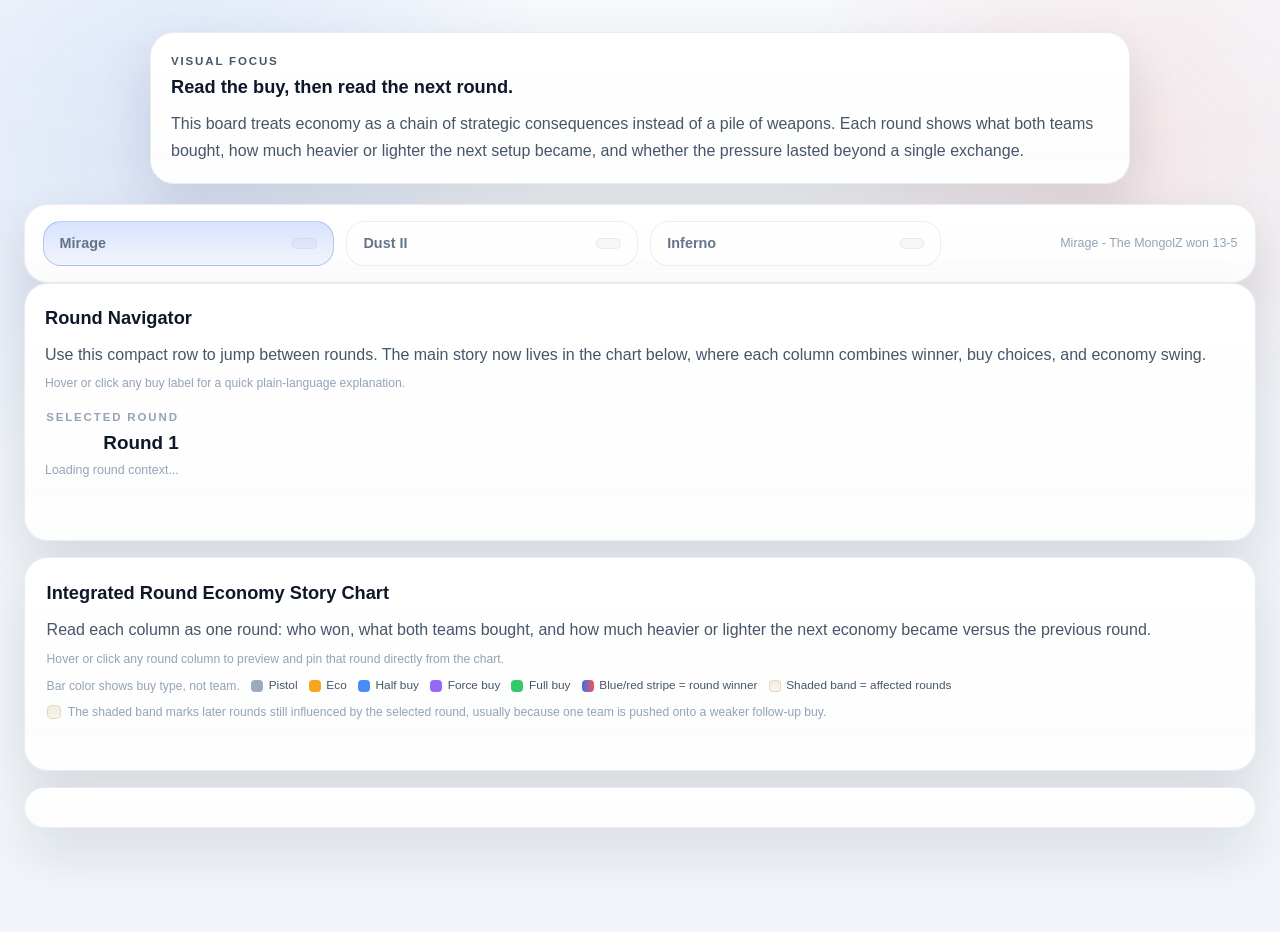
<file: eco_board.html>
<!DOCTYPE html>
<html lang="en">
<head>
  <meta charset="UTF-8">
  <meta name="viewport" content="width=device-width, initial-scale=1.0">
  <title>Economy Cause-and-Effect Board - CS2 Grand Final</title>
  <link rel="stylesheet" href="css/style.css?v=4">
  <link rel="stylesheet" href="css/dashboard.css?v=4">
  <link rel="stylesheet" href="css/eco_board.css?v=5">
</head>
<body class="dashboard-body eco-board-page" data-theme="light">
  <header class="dashboard-header eco-board-header">
    <div class="header-inner">
      <div class="eco-header-copy">
        <p class="eco-kicker">Visualization 5</p>
        <h1 class="dashboard-title">Economy Cause-and-Effect Board</h1>
        <p class="eco-subtitle" id="ecoSubtitle">
          Vitality vs The MongolZ - BLAST.tv Austin Major 2025 Grand Final
        </p>
      </div>
    </div>
  </header>

  <main class="eco-main">
    <section class="eco-storyboard">
      <div class="eco-storyboard-copy">
        <p class="eco-storyboard-kicker">Visual Focus</p>
        <h2>Read the buy, then read the next round.</h2>
        <p>
          This board treats economy as a chain of strategic consequences instead of a pile of weapons.
          Each round shows what both teams bought, how much heavier or lighter the next setup became,
          and whether the pressure lasted beyond a single exchange.
        </p>
      </div>
    </section>

    <section class="eco-command-bar">
      <nav class="eco-map-tabs" id="ecoMapTabs" aria-label="Map selector" role="tablist">
        <button class="eco-map-tab active" data-map="de_mirage" role="tab" aria-selected="true" type="button">
          <span class="eco-map-name">Mirage</span>
          <span class="eco-tab-score" id="score-de_mirage"></span>
        </button>
        <button class="eco-map-tab" data-map="de_dust2" role="tab" aria-selected="false" type="button">
          <span class="eco-map-name">Dust II</span>
          <span class="eco-tab-score" id="score-de_dust2"></span>
        </button>
        <button class="eco-map-tab" data-map="de_inferno" role="tab" aria-selected="false" type="button">
          <span class="eco-map-name">Inferno</span>
          <span class="eco-tab-score" id="score-de_inferno"></span>
        </button>
      </nav>

      <div class="eco-command-copy" id="ecoMapMeta">
        Mirage - The MongolZ won 13-5
      </div>
    </section>

    <section class="eco-timeline-panel">
      <div class="eco-panel-head">
        <div>
          <h2 class="eco-section-title">Round Navigator</h2>
          <p class="eco-section-copy">
            Use this compact row to jump between rounds. The main story now lives in the chart below,
            where each column combines winner, buy choices, and economy swing.
          </p>
          <p class="eco-section-hint">Hover or click any buy label for a quick plain-language explanation.</p>
        </div>
        <div class="eco-round-current">
          <span class="eco-round-caption" id="ecoRoundCaption">Selected round</span>
          <strong class="eco-round-label" id="ecoRoundLabel">Round 1</strong>
          <span class="eco-round-context" id="ecoRoundContext">Loading round context...</span>
        </div>
      </div>

      <div class="eco-tier-legend-strip" id="ecoGlossaryGrid"></div>
      <div class="eco-round-timeline" id="ecoRoundTimeline" role="listbox" aria-label="Round strategy timeline"></div>
    </section>

    <section class="eco-delta-panel eco-delta-panel-primary">
      <div class="eco-panel-head">
        <div>
          <h2 class="eco-section-title">Integrated Round Economy Story Chart</h2>
          <p class="eco-section-copy">
            Read each column as one round: who won, what both teams bought, and how much heavier or
            lighter the next economy became versus the previous round.
          </p>
          <p class="eco-section-hint">Hover or click any round column to preview and pin that round directly from the chart.</p>
          <div class="eco-chart-legend" aria-label="Chart color legend">
            <span class="eco-chart-legend-copy">Bar color shows buy type, not team.</span>
            <span class="eco-chart-legend-item"><span class="eco-chart-swatch eco-chart-swatch-pistol" aria-hidden="true"></span><span>Pistol</span></span>
            <span class="eco-chart-legend-item"><span class="eco-chart-swatch eco-chart-swatch-eco" aria-hidden="true"></span><span>Eco</span></span>
            <span class="eco-chart-legend-item"><span class="eco-chart-swatch eco-chart-swatch-half" aria-hidden="true"></span><span>Half buy</span></span>
            <span class="eco-chart-legend-item"><span class="eco-chart-swatch eco-chart-swatch-force" aria-hidden="true"></span><span>Force buy</span></span>
            <span class="eco-chart-legend-item"><span class="eco-chart-swatch eco-chart-swatch-full" aria-hidden="true"></span><span>Full buy</span></span>
            <span class="eco-chart-legend-item"><span class="eco-chart-swatch eco-chart-swatch-winner" aria-hidden="true"></span><span>Blue/red stripe = round winner</span></span>
            <span class="eco-chart-legend-item"><span class="eco-chart-swatch eco-chart-swatch-affected" aria-hidden="true"></span><span>Shaded band = affected rounds</span></span>
          </div>
          <p class="eco-aftershock-explain"><span class="eco-aftershock-swatch" aria-hidden="true"></span><span>The shaded band marks later rounds still influenced by the selected round, usually because one team is pushed onto a weaker follow-up buy.</span></p>
        </div>
      </div>
      <div id="ecoDeltaChart" class="eco-delta-chart" aria-label="Economy delta chart"></div>
    </section>

    <section class="eco-context-panel" id="ecoContextPanel"></section>
  </main>

  <script src="https://d3js.org/d3.v7.min.js"></script>
  <script src="js/eco_board.js"></script>
  <div class="eco-floating-tooltip" id="ecoBuyTooltip" aria-hidden="true"></div>
</body>
</html>
</file>
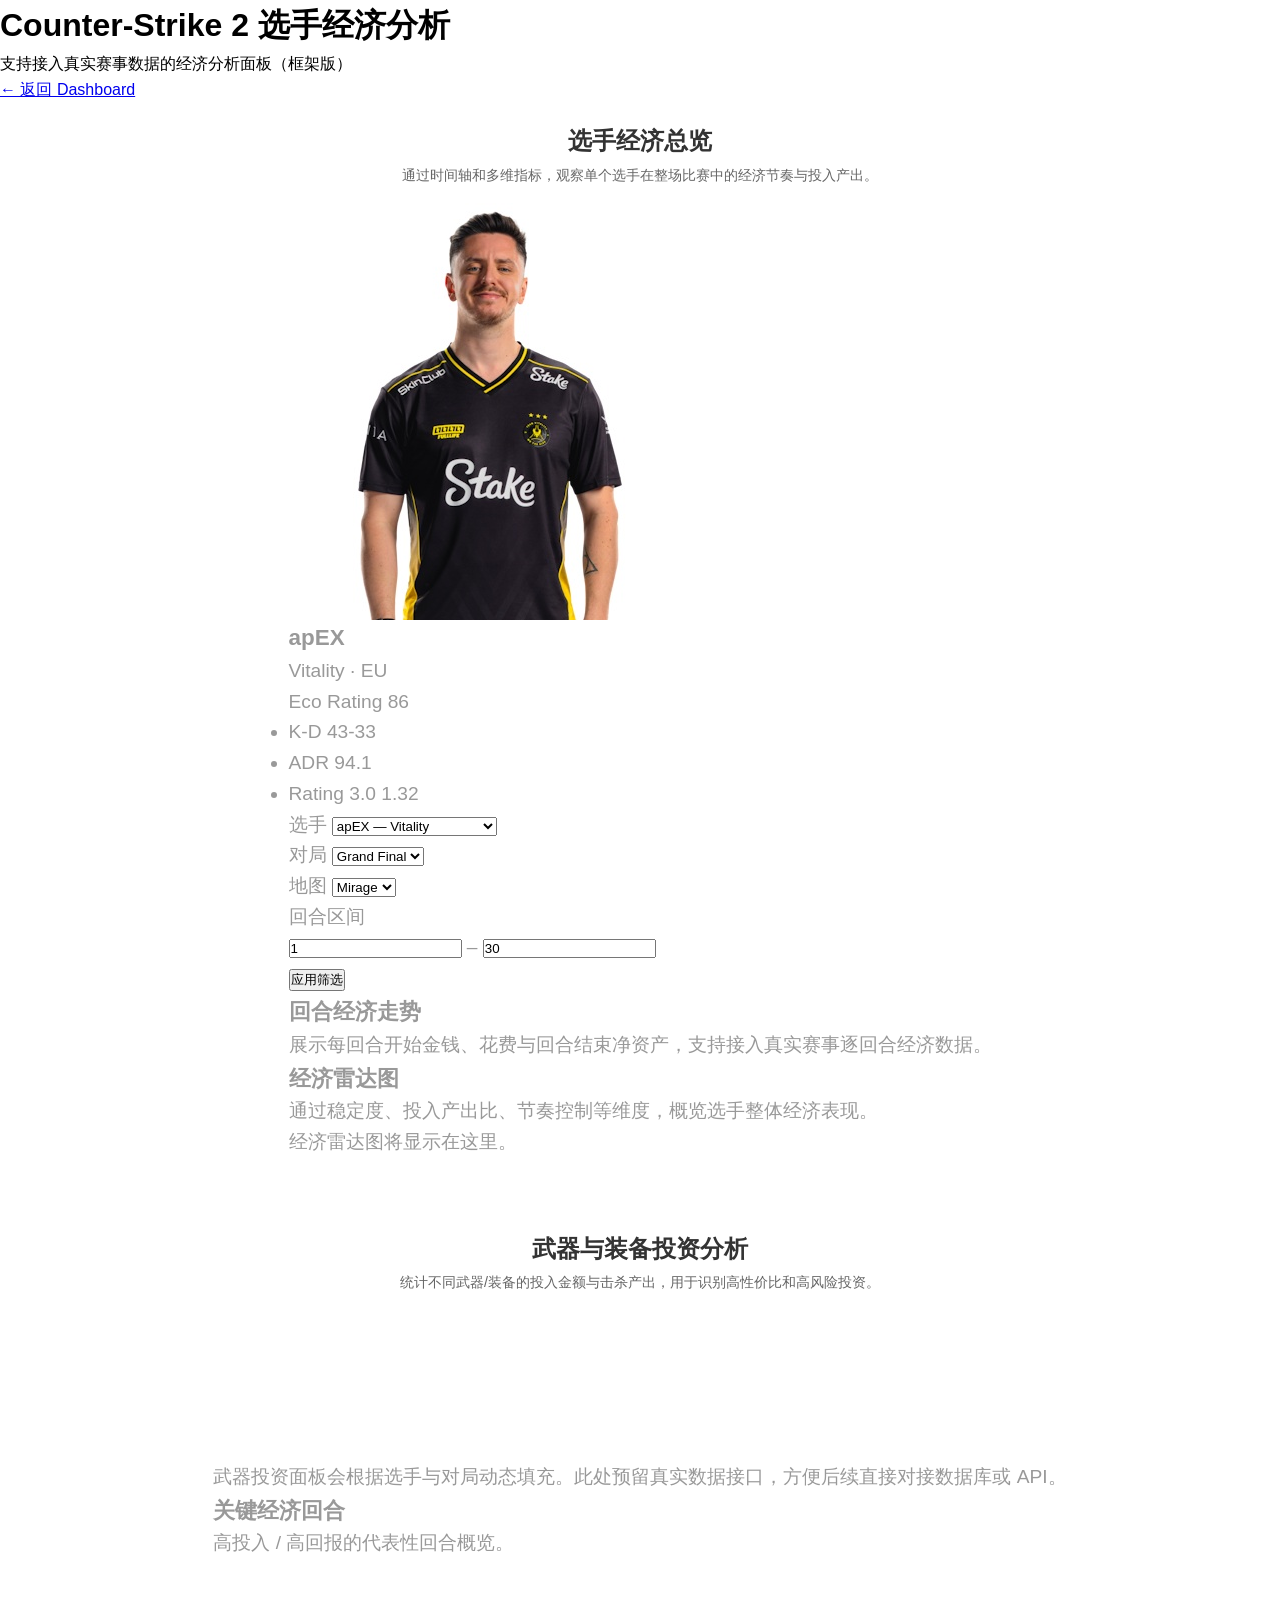
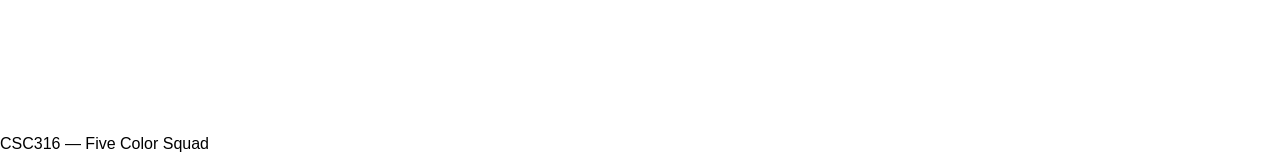
<file: player-economy.html>
<!DOCTYPE html>
<html lang="zh-CN">
<head>
  <meta charset="UTF-8">
  <meta name="viewport" content="width=device-width, initial-scale=1.0">
  <title>选手经济分析 — Five Color Squad</title>
  <link rel="stylesheet" href="css/style.css">
  <script src="https://d3js.org/d3.v7.min.js"></script>
</head>
<body>
  <header>
    <h1>Counter-Strike 2 选手经济分析</h1>
    <p class="subtitle">支持接入真实赛事数据的经济分析面板（框架版）</p>
    <a href="index.html" class="back-link">← 返回 Dashboard</a>
  </header>

  <main>
    <section id="player-economy-overview" class="analysis-content">
      <div class="analysis-header">
        <h2>选手经济总览</h2>
        <p>通过时间轴和多维指标，观察单个选手在整场比赛中的经济节奏与投入产出。</p>
      </div>

      <div class="vis-container">
        <div class="eco-wrapper">
          <aside class="eco-sidebar">
            <div class="eco-player-card">
              <div class="eco-player-avatar">
                <img id="ecoPlayerAvatarImg" class="eco-player-avatar-img" alt="Player avatar" loading="lazy">
                <div id="ecoPlayerAvatarFallback" class="eco-player-avatar-fallback" aria-hidden="true"></div>
              </div>
              <div class="eco-player-meta">
                <h3 id="ecoPlayerName">选择一名选手</h3>
                <p id="ecoPlayerTeam" class="eco-player-team">队伍 / 地区</p>
                <div class="eco-player-rating">
                  <span class="eco-rating-label">Eco Rating</span>
                  <span class="eco-rating-value" id="ecoPlayerRating">—</span>
                </div>
                <ul class="eco-player-hltv">
                  <li>
                    <span class="eco-hltv-label">K-D</span>
                    <span class="eco-hltv-value" id="ecoPlayerKD">—</span>
                  </li>
                  <li>
                    <span class="eco-hltv-label">ADR</span>
                    <span class="eco-hltv-value" id="ecoPlayerADR">—</span>
                  </li>
                  <li>
                    <span class="eco-hltv-label">Rating 3.0</span>
                    <span class="eco-hltv-value" id="ecoPlayerRatingHLTV">—</span>
                  </li>
                </ul>
              </div>
            </div>

            <div class="eco-filter-group">
              <label for="ecoPlayerSelect">选手</label>
              <select id="ecoPlayerSelect" class="eco-select"></select>
            </div>

            <div class="eco-filter-group">
              <label for="ecoMatchSelect">对局</label>
              <select id="ecoMatchSelect" class="eco-select"></select>
            </div>

            <div class="eco-filter-group">
              <label for="ecoMapSelect">地图</label>
              <select id="ecoMapSelect" class="eco-select"></select>
            </div>

            <div class="eco-filter-group">
              <label>回合区间</label>
              <div class="eco-range-row">
                <input id="ecoRoundStart" class="eco-input-number" type="number" min="1" value="1">
                <span class="eco-range-sep">–</span>
                <input id="ecoRoundEnd" class="eco-input-number" type="number" min="1" value="30">
              </div>
            </div>

            <button id="ecoApplyFilters" class="eco-apply-btn">应用筛选</button>
          </aside>

          <section class="eco-main">
            <div class="eco-panel eco-panel-primary">
              <div class="eco-panel-header">
                <h3>回合经济走势</h3>
                <p>展示每回合开始金钱、花费与回合结束净资产，支持接入真实赛事逐回合经济数据。</p>
              </div>
              <div id="ecoLineChart" class="eco-chart-placeholder">
                正在等待选手与对局数据…
              </div>
            </div>

            <div class="eco-panel eco-panel-secondary">
              <div class="eco-panel-header">
                <h3>经济雷达图</h3>
                <p>通过稳定度、投入产出比、节奏控制等维度，概览选手整体经济表现。</p>
              </div>
              <div id="ecoRadarChart" class="eco-chart-placeholder">
                经济雷达图将显示在这里。
              </div>
            </div>
          </section>
        </div>
      </div>
    </section>

    <section id="player-economy-weapons" class="analysis-content">
      <div class="analysis-header">
        <h2>武器与装备投资分析</h2>
        <p>统计不同武器/装备的投入金额与击杀产出，用于识别高性价比和高风险投资。</p>
      </div>

      <div class="vis-container">
        <div class="eco-weapons-wrapper">
          <div class="eco-weapons-board" id="ecoWeaponsBoard">
            <p class="eco-weapons-placeholder">
              武器投资面板会根据选手与对局动态填充。此处预留真实数据接口，方便后续直接对接数据库或 API。
            </p>
          </div>
          <aside class="eco-weapons-side">
            <div class="eco-panel eco-panel-compact">
              <div class="eco-panel-header">
                <h3>关键经济回合</h3>
                <p>高投入 / 高回报的代表性回合概览。</p>
              </div>
              <ul id="ecoKeyRoundsList" class="eco-key-rounds-list"></ul>
            </div>
          </aside>
        </div>
      </div>
    </section>
  </main>

  <footer>
    <p>CSC316 — Five Color Squad</p>
  </footer>

  <script src="js/player-economy.js"></script>
</body>
</html>
</file>
<file: css/style.css>
/* === Reset & Base === */
*,
*::before,
*::after {
  margin: 0;
  padding: 0;
  box-sizing: border-box;
}

html {
  scroll-behavior: smooth;
}
body {
  font-family: 'Segoe UI', Tahoma, Geneva, Verdana, sans-serif;
  line-height: 1.6;
}

/* === Theme Variables for Visualization Components === */
:root {
  --vis-bg: #ffffff;
  --vis-bg-alt: #f5f6f8;
  --vis-bg-card: #f8f9fa;
  --vis-border: #e0e0e0;
  --vis-border-light: #d0d0d0;
  --vis-text: #333;
  --vis-text-secondary: #555;
  --vis-text-muted: #666;
  --vis-text-faint: #888;
  --vis-text-dim: #999;
  --vis-text-heading: #222;
  --vis-tab-bg: #fff;
  --vis-tab-hover: #e8ecf0;
  --vis-tab-active-bg: linear-gradient(135deg, #3b82f6, #2563eb);
  --vis-tab-active-border: transparent;
  --vis-tab-active-color: #fff;
  --vis-tab-shadow: 0 2px 8px rgba(59, 130, 246, 0.28);
  --vis-btn-shadow: 0 4px 6px rgba(0, 0, 0, 0.05);
  --vis-btn-hover-shadow: 0 6px 12px rgba(0, 0, 0, 0.1);
  --vis-input-bg: #fff;
  --vis-slider-track: #ddd;
  --vis-slider-thumb: #2563eb;
  --vis-heading-border: #3b82f6;
  --vis-stat-border: #e8e8e8;
  --vis-control-bar-bg: #e8e8e8;
  --vis-loading-bg: rgba(255,255,255,0.85);
  --vis-hm-card-bg: #fff;
  --vis-ct-stat: #1565c0;
  --vis-t-stat: #c62828;
  --vis-contested-stat: #6d28d9;
  --vis-contested-bar: linear-gradient(90deg, #7c3aed, #c4b5fd, #7c3aed);
}

[data-theme="dark"] {
  --vis-bg: rgba(0, 0, 0, 0.94);
  --vis-bg-alt: rgba(16, 16, 16, 0.96);
  --vis-bg-card: rgba(22, 22, 22, 0.78);
  --vis-border: rgba(255, 255, 255, 0.09);
  --vis-border-light: rgba(255, 255, 255, 0.07);
  --vis-text: #e5e5e5;
  --vis-text-secondary: #d4d4d4;
  --vis-text-muted: #a3a3a3;
  --vis-text-faint: #737373;
  --vis-text-dim: #737373;
  --vis-text-heading: #fafafa;
  --vis-tab-bg: rgba(24, 24, 24, 0.88);
  --vis-tab-hover: rgba(40, 40, 40, 0.92);
  --vis-tab-active-bg: linear-gradient(135deg, #3b82f6, #2563eb);
  --vis-tab-active-border: transparent;
  --vis-tab-active-color: #fff;
  --vis-tab-shadow: 0 2px 8px rgba(59, 130, 246, 0.3);
  --vis-btn-shadow: 0 4px 8px rgba(0, 0, 0, 0.35);
  --vis-btn-hover-shadow: 0 6px 16px rgba(0, 0, 0, 0.45);
  --vis-input-bg: rgba(18, 18, 18, 0.92);
  --vis-slider-track: rgba(55, 55, 55, 0.85);
  --vis-slider-thumb: #3b82f6;
  --vis-heading-border: #3b82f6;
  --vis-stat-border: rgba(255, 255, 255, 0.07);
  --vis-control-bar-bg: rgba(32, 32, 32, 0.92);
  --vis-loading-bg: rgba(0, 0, 0, 0.9);
  --vis-hm-card-bg: rgba(10, 10, 10, 0.94);
  --vis-ct-stat: #58a6ff;
  --vis-t-stat: #ff7b72;
  --vis-contested-stat: #c4b5fd;
  --vis-contested-bar: linear-gradient(90deg, #5b21b6, #a78bfa, #6d28d9);
}

/* === Vis Block (full-width wrapper per visualization) === */
.vis-block {
  position: relative;
}

.vis-block-header {
  max-width: 1100px;
  margin: 0 auto;
  padding: 1.25rem 1.5rem 0.75rem;
  display: flex;
  align-items: center;
  justify-content: space-between;
  flex-wrap: wrap;
  gap: 0.75rem;
}

.vis-block-title h2 {
  font-size: 1.5rem;
  color: var(--vis-text);
  margin-bottom: 0.15rem;
  transition: color 0.4s;
}

.vis-block-title p {
  color: var(--vis-text-muted);
  font-size: 0.9rem;
  transition: color 0.4s;
}

/* === Analysis Content Layout === */
.storyboard-text {
  width: 100%;
  max-width: 100%;
  margin: 0 auto 32px auto;
  padding: 0;
  background: transparent;
  border: none;
  border-radius: 0;
  box-shadow: none;
  transition: color 0.4s, opacity 0.8s ease-out, transform 0.8s ease-out;
}

.storyboard-text h3 {
  font-size: 18px;
  font-weight: 700;
  color: var(--vis-text-heading);
  margin-top: 0;
  margin-bottom: 10px;
  padding-left: 14px;
  border-left: 3px solid #3b82f6;
  transition: color 0.4s;
}

.storyboard-text p {
  font-size: 14px;
  color: var(--vis-text-secondary);
  line-height: 1.7;
  margin-bottom: 10px;
  transition: color 0.4s;
}

.storyboard-text p:last-child {
  margin-bottom: 0;
}

.fade-section {
  opacity: 0;
  transform: translateY(30px);
  transition: opacity 0.8s ease-out, transform 0.8s ease-out;
}

.fade-section.is-visible {
  opacity: 1;
  transform: translateY(0);
}

.analysis-content {
  max-width: 1100px;
  width: 100%;
  margin: 0 auto;
  padding: 1.25rem 1.5rem;
  position: relative;
  z-index: 1;
}

.analysis-header {
  text-align: center;
  margin-bottom: 1rem;
}

.analysis-header h2 {
  font-size: 1.5rem;
  color: var(--vis-text);
  margin-bottom: 0.2rem;
  transition: color 0.4s;
}

.analysis-header p {
  color: var(--vis-text-muted);
  font-size: 0.9rem;
  transition: color 0.4s;
}

.analysis-content section {
  margin-bottom: 2rem;
}

.analysis-content section h2 {
  font-size: 1.35rem;
  margin-bottom: 0.5rem;
  border-bottom: none;
  padding-bottom: 0;
  color: var(--vis-text);
  transition: color 0.4s;
}

.analysis-content section > p {
  color: var(--vis-text-muted);
  margin-bottom: 0.75rem;
  font-size: 0.9rem;
  transition: color 0.4s;
}

/* === Visualization Containers === */
.vis-container {
  width: 100%;
  min-height: 400px;
  background-color: transparent;
  border: none;
  border-radius: 8px;
  display: flex;
  align-items: center;
  justify-content: center;
  color: var(--vis-text-dim);
  font-size: 1.2rem;
  overflow: hidden;
  box-shadow: none;
  transition: background-color 0.4s, color 0.4s;
}
.vis-container .mc-wrapper {
  width: 100%;
}

/* === SVG Defaults (scoped to analysis) === */
.analysis-content svg {
  display: block;
  margin: 0 auto;
}

/* ========================================
   Map Control Visualization (vis1)
   ======================================== */
.mc-wrapper {
  width: 100%;
}

.mc-controls {
  display: flex; flex-wrap: wrap; gap: 16px;
  justify-content: center; align-items: center;
  padding: 14px 16px;
  background: transparent;
  border: none;
  border-bottom: 1px solid color-mix(in srgb, var(--vis-border) 40%, transparent);
  border-radius: 0;
  transition: border-color 0.4s;
}
.mc-control-group { display: flex; align-items: center; gap: 8px; }
.mc-control-group label {
  font-size: 12px; color: var(--vis-text-muted); font-weight: 600;
  text-transform: uppercase; letter-spacing: 0.5px;
  transition: color 0.4s;
}
.mc-map-tabs { 
  display: inline-flex; 
  background: var(--vis-tab-bg); 
  padding: 4px; 
  border-radius: 8px; 
  border: 1px solid var(--vis-border-light);
  box-shadow: inset 0 1px 3px rgba(0,0,0,0.05);
}
.mc-map-tab {
  padding: 6px 16px; background: transparent; border: none;
  border-radius: 6px; color: var(--vis-text-secondary); font-size: 13px;
  font-weight: 600; cursor: pointer; transition: all 0.3s cubic-bezier(0.4, 0, 0.2, 1);
}
.mc-map-tab:hover:not(.active) { 
  color: var(--vis-text);
  background: rgba(0,0,0,0.03);
}
[data-theme="dark"] .mc-map-tab:hover:not(.active) {
  background: rgba(255,255,255,0.05);
}
.mc-map-tab.active { 
  background: var(--vis-tab-active-bg); 
  color: var(--vis-tab-active-color); 
  box-shadow: var(--vis-tab-shadow);
}

.mc-select {
  padding: 6px 28px 6px 12px; background: var(--vis-input-bg); 
  border: 1px solid var(--vis-border-light);
  border-radius: 6px; color: var(--vis-text); font-size: 13px;
  cursor: pointer; outline: none;
  transition: all 0.3s cubic-bezier(0.4, 0, 0.2, 1);
  box-shadow: var(--vis-btn-shadow);
  appearance: none;
  -webkit-appearance: none;
  background-image: url("data:image/svg+xml;charset=UTF-8,%3csvg xmlns='http://www.w3.org/2000/svg' viewBox='0 0 24 24' fill='none' stroke='currentColor' stroke-width='2' stroke-linecap='round' stroke-linejoin='round'%3e%3cpolyline points='6 9 12 15 18 9'%3e%3c/polyline%3e%3c/svg%3e");
  background-repeat: no-repeat;
  background-position: right 8px center;
  background-size: 12px;
}
.mc-select:focus { 
  border-color: #3b82f6; 
  box-shadow: 0 0 0 3px rgba(59, 130, 246, 0.2);
}
.mc-select:hover {
  transform: translateY(-1px);
  box-shadow: var(--vis-btn-hover-shadow);
}
.mc-btn { padding: 6px 16px; background: var(--vis-tab-bg); border: 1px solid var(--vis-border-light); border-radius: 6px; color: var(--vis-text); font-size: 13px; font-weight: 600; cursor: pointer; transition: all 0.3s cubic-bezier(0.4, 0, 0.2, 1); box-shadow: var(--vis-btn-shadow); min-width: 72px; }
.mc-btn:hover { 
  background: var(--vis-tab-hover);
  transform: translateY(-1px);
  box-shadow: var(--vis-btn-hover-shadow);
}
.mc-btn.playing { 
  background: linear-gradient(135deg, #ef4444, #dc2626); 
  border-color: transparent; 
  color: #fff; 
  box-shadow: 0 2px 8px rgba(239, 68, 68, 0.3);
}
.mc-play-cta {
  background: linear-gradient(135deg, #3b82f6, #2563eb);
  border-color: transparent;
  color: #fff;
  min-width: 110px;
  font-size: 13px;
  animation: mc-play-pulse 2.5s ease-in-out infinite;
}
.mc-play-cta:hover {
  background: linear-gradient(135deg, #2563eb, #1d4ed8);
  transform: translateY(-2px);
  box-shadow: 0 4px 14px rgba(59, 130, 246, 0.4);
}
.mc-play-cta.playing {
  animation: none;
}
@keyframes mc-play-pulse {
  0%, 100% { box-shadow: 0 0 0 0 rgba(59, 130, 246, 0.4); }
  50% { box-shadow: 0 0 0 6px rgba(59, 130, 246, 0); }
}
kbd {
  display: inline-block;
  padding: 1px 5px;
  font-size: 11px;
  font-family: inherit;
  background: var(--vis-tab-bg);
  border: 1px solid var(--vis-border-light);
  border-radius: 3px;
  box-shadow: 0 1px 0 var(--vis-border);
  color: var(--vis-text);
}

.mc-body {
  display: flex; gap: 20px; flex-wrap: wrap;
  padding: 16px;
  background: transparent;
  border: none;
  border-radius: 0;
  color: var(--vis-text);
  font-family: 'Segoe UI', -apple-system, sans-serif;
  transition: background 0.4s, border-color 0.4s, color 0.4s;
}

.mc-map-wrapper { position: relative; flex-shrink: 0; }
.mc-map-container {
  position: relative; width: 560px; height: 560px;
  border-radius: 8px; overflow: hidden;
  border: 2px solid var(--vis-border-light); background: #fff;
  transition: border-color 0.4s;
}
[data-theme="dark"] .mc-map-container { background: #000; }
.mc-map-container img {
  width: 100%; height: 100%; display: block;
  position: absolute; top: 0; left: 0;
}
#mcControlCanvas {
  position: absolute; top: 0; left: 0;
  width: 560px; height: 560px;
  image-rendering: auto;
  pointer-events: none;
}
#mcPlayerCanvas {
  position: absolute; top: 0; left: 0;
  width: 560px; height: 560px;
  pointer-events: none;
}

.mc-slider-container { width: 560px; padding: 10px 0; }
.mc-slider-row { display: flex; align-items: center; gap: 12px; }
.mc-time-slider {
  flex: 1; appearance: none; -webkit-appearance: none;
  height: 6px; background: var(--vis-slider-track); border-radius: 3px; outline: none;
  transition: background 0.4s;
}
.mc-time-slider::-webkit-slider-thumb {
  -webkit-appearance: none; appearance: none;
  width: 16px; height: 16px; background: var(--vis-slider-thumb);
  border-radius: 50%; cursor: pointer; border: 2px solid #fff;
}
.mc-frame-label {
  font-size: 12px; color: var(--vis-text-faint); min-width: 130px;
  text-align: right; font-variant-numeric: tabular-nums;
  transition: color 0.4s;
}

.mc-alive-indicator {
  display: flex; gap: 16px; margin-top: 6px;
  justify-content: center;
}
.mc-alive-team {
  display: flex; align-items: center; gap: 6px;
  font-size: 13px; font-weight: 600;
}
.mc-alive-dot {
  width: 10px; height: 10px; border-radius: 50%;
}

.mc-side-panel { flex: 1; min-width: 220px; }
.mc-panel-card {
  background: var(--vis-bg-card); border: 1px solid color-mix(in srgb, var(--vis-border) 50%, transparent);
  border-radius: 8px; padding: 14px; margin-bottom: 14px;
  transition: background 0.4s, border-color 0.4s;
}
.mc-panel-card h3 {
  font-size: 13px; color: var(--vis-text-heading); margin-bottom: 10px; font-weight: 600;
  transition: color 0.4s;
}

.mc-legend-bar { height: 18px; border-radius: 4px; margin-bottom: 6px; }
.mc-legend-labels {
  display: flex; justify-content: space-between; font-size: 11px;
  color: var(--vis-text-muted);
  transition: color 0.4s;
}

.mc-control-bar-outer {
  width: 100%; height: 26px; background: var(--vis-control-bar-bg);
  border-radius: 4px; overflow: hidden; display: flex; margin-top: 6px;
  transition: background 0.4s;
}
.mc-control-bar-ct, .mc-control-bar-t {
  height: 100%; transition: width 0.15s;
  display: flex; align-items: center; justify-content: center;
  font-size: 11px; font-weight: 700; color: #fff;
  min-width: 0;
  overflow: hidden;
}
.mc-control-bar-ct { background: linear-gradient(90deg, #1d4ed8, #3b82f6); }
.mc-control-bar-t { background: linear-gradient(90deg, #dc2626, #f87171); }
.mc-control-bar-neutral-zone {
  height: 100%;
  flex: 0 0 auto;
  min-width: 0;
  overflow: hidden;
  transition: width 0.15s;
  display: flex;
  align-items: center;
  justify-content: center;
  font-size: 10px;
  font-weight: 800;
  letter-spacing: 0.02em;
  background: var(--vis-contested-bar);
  color: #faf5ff;
  text-shadow: 0 1px 2px rgba(0, 0, 0, 0.35);
}
[data-theme="dark"] .mc-control-bar-neutral-zone {
  color: #faf5ff;
  text-shadow: 0 1px 2px rgba(0, 0, 0, 0.45);
}

.mc-stat-row {
  display: flex; justify-content: space-between; align-items: center;
  padding: 5px 0; border-bottom: 1px solid var(--vis-stat-border);
  transition: border-color 0.4s;
}
.mc-stat-row:last-child { border-bottom: none; }
.mc-stat-label {
  font-size: 12px; color: var(--vis-text-muted);
  transition: color 0.4s;
}
.mc-stat-value { font-size: 13px; font-weight: 600; }
.mc-stat-ct { color: var(--vis-ct-stat); transition: color 0.4s; }
.mc-stat-t { color: var(--vis-t-stat); transition: color 0.4s; }
.mc-stat-neutral { color: var(--vis-contested-stat); font-weight: 700; transition: color 0.4s; }

.mc-info p {
  font-size: 11px; color: var(--vis-text-muted); line-height: 1.6;
  transition: color 0.4s;
}

.mc-loading {
  display: flex; align-items: center; justify-content: center;
  height: 560px; font-size: 15px; color: var(--vis-text-faint);
}
.mc-spinner {
  width: 22px; height: 22px;
  border: 3px solid var(--vis-slider-track); border-top-color: var(--vis-slider-thumb);
  border-radius: 50%; animation: mc-spin 0.8s linear infinite; margin-right: 10px;
}

@keyframes mc-spin { to { transform: rotate(360deg); } }

/* ========================================
   Heatmap Gallery (heatmap-section)
   ======================================== */
.hm-map-tabs {
  display: inline-flex; 
  background: var(--vis-tab-bg); 
  padding: 4px; 
  border-radius: 8px; 
  border: 1px solid var(--vis-border-light);
  box-shadow: inset 0 1px 3px rgba(0,0,0,0.05);
}
.hm-anim-controls .hm-map-tabs { margin-bottom: 0; }
.hm-map-tab {
  padding: 0 16px; height: 26px; line-height: 26px;
  background: transparent; border: none;
  border-radius: 6px; color: var(--vis-text-secondary); font-size: 12px;
  font-weight: 600; cursor: pointer; transition: all 0.3s cubic-bezier(0.4, 0, 0.2, 1);
}
.hm-map-tab:hover:not(.active) { 
  color: var(--vis-text);
  background: rgba(0,0,0,0.03);
}
[data-theme="dark"] .hm-map-tab:hover:not(.active) {
  background: rgba(255,255,255,0.05);
}
.hm-map-tab.active { 
  background: var(--vis-tab-active-bg); 
  color: var(--vis-tab-active-color); 
  box-shadow: var(--vis-tab-shadow);
}

.hm-grid {
  display: grid;
  grid-template-columns: 1fr 1fr;
  gap: 16px;
}
.hm-grid-2 {
  grid-template-columns: 1fr 1fr;
}
.hm-card {
  border: 1px solid var(--vis-border);
  border-radius: 8px;
  overflow: hidden;
  background: var(--vis-hm-card-bg);
  box-shadow: 0 2px 8px rgba(0,0,0,0.06);
  transition: background 0.4s, border-color 0.4s;
}
[data-theme="dark"] .hm-card {
  box-shadow: 0 2px 12px rgba(0,0,0,0.3);
}
.hm-card img {
  width: 100%;
  height: auto;
  display: block;
}
.hm-card-caption {
  padding: 8px 12px;
  font-size: 12px;
  text-align: center;
  color: var(--vis-text-secondary);
  background: var(--vis-bg-card);
  border-top: 1px solid var(--vis-border);
  transition: color 0.4s, background 0.4s, border-color 0.4s;
}
/* ── Animated Heatmap ── */
.hm-anim-wrapper {
  width: 100%;
}
.hm-anim-controls {
  display: flex; flex-wrap: wrap; gap: 12px 16px;
  justify-content: center; align-items: center;
  padding: 12px 16px;
  background: transparent;
  border: none;
  border-bottom: 1px solid color-mix(in srgb, var(--vis-border) 40%, transparent);
  border-radius: 0;
  transition: background 0.4s, border-color 0.4s;
}
.hm-anim-control-group {
  display: flex; align-items: center; gap: 6px;
  height: 34px;
}
.hm-anim-control-group label {
  font-size: 11px; color: var(--vis-text-muted); font-weight: 600;
  text-transform: uppercase; letter-spacing: 0.5px;
  line-height: 34px;
  transition: color 0.4s;
}
.hm-view-tabs {
  display: inline-flex;
  background: var(--vis-tab-bg);
  padding: 4px;
  border-radius: 8px;
  border: 1px solid var(--vis-border-light);
  box-shadow: inset 0 1px 3px rgba(0,0,0,0.05);
}
.hm-view-tab {
  padding: 0 14px; height: 26px; line-height: 26px;
  background: transparent; border: none;
  border-radius: 6px; color: var(--vis-text-secondary); font-size: 12px;
  font-weight: 600; cursor: pointer; transition: all 0.3s cubic-bezier(0.4,0,0.2,1);
  white-space: nowrap;
}
.hm-view-tab:hover:not(.active) {
  color: var(--vis-text);
  background: rgba(0,0,0,0.03);
}
[data-theme="dark"] .hm-view-tab:hover:not(.active) {
  background: rgba(255,255,255,0.05);
}
.hm-view-tab.active {
  background: var(--vis-tab-active-bg);
  color: var(--vis-tab-active-color);
  box-shadow: var(--vis-tab-shadow);
}
.hm-anim-play-btn {
  padding: 0 18px;
  height: 34px; line-height: 34px;
  background: linear-gradient(135deg, #3b82f6, #2563eb);
  border: none; border-radius: 6px;
  color: #fff; font-size: 13px; font-weight: 600;
  cursor: pointer;
  transition: all 0.3s cubic-bezier(0.4,0,0.2,1);
  min-width: 90px;
  animation: mc-play-pulse 2.5s ease-in-out infinite;
}
.hm-anim-play-btn:hover {
  background: linear-gradient(135deg, #2563eb, #1d4ed8);
  transform: translateY(-1px);
  box-shadow: 0 4px 14px rgba(59,130,246,0.4);
}
.hm-anim-play-btn.playing {
  background: linear-gradient(135deg, #ef4444, #dc2626);
  animation: none;
}
.hm-anim-select {
  padding: 0 28px 0 12px; height: 34px;
  background: var(--vis-input-bg);
  border: 1px solid var(--vis-border-light);
  border-radius: 6px; color: var(--vis-text); font-size: 13px;
  font-weight: 600; cursor: pointer;
  transition: all 0.3s; box-shadow: var(--vis-btn-shadow);
  appearance: none; -webkit-appearance: none;
  background-image: url("data:image/svg+xml,%3Csvg xmlns='http://www.w3.org/2000/svg' width='12' height='12' viewBox='0 0 12 12'%3E%3Cpath fill='%23666' d='M6 8L1 3h10z'/%3E%3C/svg%3E");
  background-repeat: no-repeat;
  background-position: right 8px center;
  background-size: 12px;
}
.hm-anim-badge {
  font-size: 12px; font-weight: 600; color: var(--vis-text-muted);
  padding: 0 12px; height: 34px; line-height: 34px;
  border-radius: 999px;
  background: var(--vis-bg-card); border: 1px solid var(--vis-border);
  transition: all 0.4s; white-space: nowrap;
}

.hm-anim-body {
  padding: 16px;
  background: transparent;
  border: none;
  transition: color 0.4s;
}
.hm-anim-canvas-wrap {
  display: grid;
  grid-template-columns: 1fr 1fr;
  gap: 16px;
}
.hm-anim-canvas-card {
  border: 1px solid var(--vis-border);
  border-radius: 8px;
  overflow: hidden;
  background: var(--vis-hm-card-bg);
  box-shadow: 0 2px 8px rgba(0,0,0,0.06);
  transition: background 0.4s, border-color 0.4s;
}
[data-theme="dark"] .hm-anim-canvas-card {
  box-shadow: 0 2px 12px rgba(0,0,0,0.3);
}
.hm-anim-canvas-container {
  position: relative;
  width: 100%;
  padding-top: 100%;
}
.hm-anim-canvas-container .hm-anim-radar {
  position: absolute; top: 0; left: 0;
  width: 100%; height: 100%;
  display: block;
}
.hm-anim-canvas-container canvas {
  position: absolute; top: 0; left: 0;
  width: 100%; height: 100%;
  pointer-events: none;
}
.hm-anim-canvas-label {
  padding: 8px 12px;
  font-size: 13px;
  text-align: center;
  color: var(--vis-text-secondary);
  background: var(--vis-bg-card);
  border-top: 1px solid var(--vis-border);
  transition: color 0.4s, background 0.4s, border-color 0.4s;
}

/* Timeline slider */
.hm-anim-timeline {
  display: flex; align-items: center; gap: 12px;
  margin-top: 16px; padding: 0 4px;
}
.hm-anim-time-label {
  font-size: 11px; color: var(--vis-text-muted); font-weight: 600;
  white-space: nowrap; transition: color 0.4s;
}
.hm-anim-slider {
  flex: 1; height: 6px;
  -webkit-appearance: none; appearance: none;
  background: var(--vis-border);
  border-radius: 3px; outline: none;
  cursor: pointer; transition: background 0.4s;
}
.hm-anim-slider::-webkit-slider-thumb {
  -webkit-appearance: none; appearance: none;
  width: 18px; height: 18px; border-radius: 50%;
  background: #3b82f6; border: 2px solid #fff;
  box-shadow: 0 2px 6px rgba(59,130,246,0.4);
  cursor: pointer; transition: transform 0.2s;
}
.hm-anim-slider::-webkit-slider-thumb:hover {
  transform: scale(1.2);
}
.hm-anim-slider::-moz-range-thumb {
  width: 18px; height: 18px; border-radius: 50%;
  background: #3b82f6; border: 2px solid #fff;
  box-shadow: 0 2px 6px rgba(59,130,246,0.4);
  cursor: pointer;
}

/* Segment dots */
.hm-anim-dots {
  display: flex; justify-content: center; gap: 6px;
  margin-top: 10px;
}
.hm-anim-dot {
  width: 8px; height: 8px; border-radius: 50%;
  background: var(--vis-border);
  transition: all 0.3s;
}
.hm-anim-dot.active {
  background: #3b82f6;
  box-shadow: 0 0 6px rgba(59,130,246,0.5);
  transform: scale(1.3);
}
.hm-anim-dot.past {
  background: rgba(59,130,246,0.4);
}

/* Reading guide */
.hm-anim-guide {
  padding: 12px 16px;
  background: transparent;
  border: none;
  border-top: 1px solid color-mix(in srgb, var(--vis-border) 30%, transparent);
  border-radius: 0;
  transition: border-color 0.4s;
}
.hm-anim-guide p {
  font-size: 12px;
  color: var(--vis-text-muted);
  margin: 0 0 4px;
  text-align: center;
  transition: color 0.4s;
}
.hm-anim-guide p:last-child { margin-bottom: 0; }

@media (max-width: 768px) {
  .hm-anim-canvas-wrap {
    grid-template-columns: 1fr;
  }
}

/* ========================================
   Utility Lane Evolution (vis3)
   ======================================== */
#vis3.vis-container {
  display: block;
}
.ul-wrapper { width: 100%; }

.ul-controls {
  display: flex; flex-wrap: wrap; gap: 16px;
  justify-content: center; align-items: center;
  padding: 14px 16px;
  background: transparent;
  border: none;
  border-bottom: 1px solid color-mix(in srgb, var(--vis-border) 40%, transparent);
  border-radius: 0;
  transition: background 0.4s, border-color 0.4s;
}
.ul-control-group { display: flex; align-items: center; gap: 8px; }
.ul-control-group label {
  font-size: 12px; color: var(--vis-text-muted); font-weight: 600;
  text-transform: uppercase; letter-spacing: 0.5px;
  transition: color 0.4s;
}
.ul-map-tabs { 
  display: inline-flex; 
  background: var(--vis-tab-bg); 
  padding: 4px; 
  border-radius: 8px; 
  border: 1px solid var(--vis-border-light);
  box-shadow: inset 0 1px 3px rgba(0,0,0,0.05);
}
.ul-map-tab {
  padding: 6px 16px; background: transparent; border: none;
  border-radius: 6px; color: var(--vis-text-secondary); font-size: 13px;
  font-weight: 600; cursor: pointer; transition: all 0.3s cubic-bezier(0.4, 0, 0.2, 1);
}
.ul-map-tab:hover:not(.active) { 
  color: var(--vis-text);
  background: rgba(0,0,0,0.03);
}
[data-theme="dark"] .ul-map-tab:hover:not(.active) {
  background: rgba(255,255,255,0.05);
}
.ul-map-tab.active { 
  background: var(--vis-tab-active-bg); 
  color: var(--vis-tab-active-color); 
  box-shadow: var(--vis-tab-shadow);
}

.ul-btn {
  padding: 6px 16px; background: var(--vis-tab-bg); border: 1px solid var(--vis-border-light);
  border-radius: 6px; color: var(--vis-text); font-size: 13px; font-weight: 600;
  cursor: pointer; transition: all 0.3s cubic-bezier(0.4, 0, 0.2, 1);
  box-shadow: var(--vis-btn-shadow);
}
.ul-btn:hover { 
  background: var(--vis-tab-hover);
  transform: translateY(-1px);
  box-shadow: var(--vis-btn-hover-shadow);
}
/* Shared by Utility + Kill Vector speed controls */
.ul-select,
.kv-select {
  min-width: 4.5rem;
  min-height: 32px;
  padding: 6px 30px 6px 12px;
  background-color: var(--vis-input-bg);
  border: 1px solid var(--vis-border-light);
  border-radius: 8px;
  color: var(--vis-text);
  font-size: 13px;
  font-weight: 600;
  line-height: 1.2;
  cursor: pointer;
  transition: border-color 0.25s, box-shadow 0.25s, background-color 0.25s;
  box-shadow: var(--vis-btn-shadow);
  appearance: none;
  -webkit-appearance: none;
  -moz-appearance: none;
  background-image: url("data:image/svg+xml,%3Csvg xmlns='http://www.w3.org/2000/svg' width='12' height='12' viewBox='0 0 12 12'%3E%3Cpath fill='%23666' d='M6 8L1 3h10z'/%3E%3C/svg%3E");
  background-repeat: no-repeat;
  background-position: right 10px center;
  background-size: 12px;
}
[data-theme="dark"] .ul-select,
[data-theme="dark"] .kv-select {
  background-image: url("data:image/svg+xml,%3Csvg xmlns='http://www.w3.org/2000/svg' width='12' height='12' viewBox='0 0 12 12'%3E%3Cpath fill='%23a3a3a3' d='M6 8L1 3h10z'/%3E%3C/svg%3E");
  color-scheme: dark;
}
.ul-select:hover,
.kv-select:hover {
  border-color: color-mix(in srgb, var(--vis-border-light) 70%, #3b82f6);
}
.ul-select:focus,
.kv-select:focus {
  outline: none;
  border-color: #3b82f6;
  box-shadow: 0 0 0 3px rgba(59, 130, 246, 0.22);
}

.ul-stat-badge {
  font-size: 12px; font-weight: 600; color: var(--vis-text-muted);
  padding: 4px 12px; border-radius: 999px;
  background: var(--vis-bg-card); border: 1px solid var(--vis-border);
  transition: all 0.4s;
}

.ul-body {
  display: flex; gap: 20px; flex-wrap: wrap;
  padding: 16px;
  background: transparent;
  border: none;
  border-radius: 0;
  transition: background 0.4s, border-color 0.4s;
}

.ul-map-area { flex-shrink: 0; position: relative; }
.ul-map-container {
  position: relative; width: 560px; height: 560px;
  border-radius: 8px; overflow: hidden;
  border: 2px solid var(--vis-border-light); background: #fff;
  transition: border-color 0.4s;
}
[data-theme="dark"] .ul-map-container { background: #000; }
.ul-map-container img {
  width: 100%; height: 100%; display: block;
  position: absolute; top: 0; left: 0;
  pointer-events: none;
}
#ulTrailCanvas {
  position: absolute; top: 0; left: 0;
  width: 560px; height: 560px;
  pointer-events: none;
  z-index: 1;
}

.ul-legend {
  display: flex; gap: 16px; justify-content: center;
  padding: 10px 0 2px; flex-wrap: wrap;
}
.ul-legend-item {
  display: flex; align-items: center; gap: 5px;
  font-size: 12px; color: var(--vis-text-muted); font-weight: 600;
  transition: color 0.4s;
}
.ul-legend-dot {
  width: 10px; height: 10px; border-radius: 50%;
  display: inline-block; box-shadow: 0 0 6px currentColor;
}
.ul-legend-line {
  width: 24px; height: 2px; display: inline-block;
  background: linear-gradient(90deg, rgba(255,255,255,0.6), rgba(255,255,255,0.1));
  border-radius: 1px;
}

.ul-sidebar { flex: 1; min-width: 220px; }
.ul-panel-card {
  background: var(--vis-bg-card); border: 1px solid color-mix(in srgb, var(--vis-border) 50%, transparent);
  border-radius: 8px; padding: 14px; margin-bottom: 14px;
  transition: background 0.4s, border-color 0.4s;
}
.ul-panel-card h3 {
  font-size: 13px; color: var(--vis-text-heading); margin-bottom: 10px; font-weight: 600;
  transition: color 0.4s;
}

.ul-filter-group {
  display: inline-flex; flex-wrap: wrap; 
  background: var(--vis-tab-bg); 
  padding: 4px; 
  border-radius: 8px; 
  border: 1px solid var(--vis-border-light);
  box-shadow: inset 0 1px 3px rgba(0,0,0,0.05);
}
.ul-filter-btn {
  padding: 6px 12px; font-size: 12px; font-weight: 600;
  border: none; border-radius: 6px;
  background: transparent; color: var(--vis-text-secondary);
  cursor: pointer; transition: all 0.3s cubic-bezier(0.4, 0, 0.2, 1);
}
.ul-filter-btn:hover:not(.active) { 
  color: var(--vis-text);
  background: rgba(0,0,0,0.03);
}
[data-theme="dark"] .ul-filter-btn:hover:not(.active) {
  background: rgba(255,255,255,0.05);
}
.ul-filter-btn.active {
  background: var(--vis-tab-active-bg); 
  color: var(--vis-tab-active-color);
  box-shadow: var(--vis-tab-shadow);
}

.ul-info p {
  font-size: 11px; color: var(--vis-text-muted); line-height: 1.6;
  transition: color 0.4s;
}

/* ========================================
   Buy-Screen Utility Guide (vis3 intro)
   ======================================== */
.util-buy-screen {
  max-width: 1100px;
  margin: 0 auto 24px;
  padding: 0 16px;
}
body > .util-buy-subtitle--dom-root {
  position: absolute;
  left: 0;
  top: 0;
  width: 1px;
  height: 1px;
  margin: -1px;
  padding: 0;
  overflow: hidden;
  clip: rect(0, 0, 0, 0);
  white-space: nowrap;
  border: 0;
}
.util-buy-header {
  margin-bottom: 14px;
}
.util-buy-header-row {
  display: flex;
  align-items: center;
  gap: 12px;
  min-height: 40px;
}
.util-buy-header-spacer,
.util-buy-header-actions {
  flex: 1 1 0;
  min-width: 0;
}
.util-buy-header-actions {
  display: flex;
  justify-content: flex-end;
}
.util-buy-title-row {
  display: inline-flex;
  align-items: center;
  gap: 10px;
  flex: 0 0 auto;
  max-width: min(100%, 560px);
  text-align: left;
}
.util-buy-icon {
  width: 28px;
  height: 28px;
  flex-shrink: 0;
}
.util-buy-title-row h3 {
  font-size: 18px;
  font-weight: 700;
  line-height: 1.25;
  color: var(--vis-text-heading);
  letter-spacing: 0.3px;
  transition: color 0.4s;
  margin: 0;
  text-align: left;
}
.util-buy-select-all {
  display: inline-flex;
  align-items: center;
  gap: 8px;
  padding: 8px 12px;
  flex-shrink: 0;
  background: var(--vis-bg-card);
  border: 1px solid var(--vis-border);
  border-radius: 999px;
  cursor: pointer;
  font: inherit;
  color: var(--vis-text-secondary);
  transition: all 0.25s ease;
}
.util-buy-select-all:hover {
  border-color: var(--vis-text-muted);
}
.util-buy-select-all-box {
  width: 16px;
  height: 16px;
  border: 2px solid #3b82f6;
  border-radius: 4px;
  position: relative;
  flex-shrink: 0;
}
.util-buy-select-all.active {
  color: var(--vis-text-heading);
  border-color: rgba(59, 130, 246, 0.45);
  box-shadow: 0 0 0 1px rgba(59, 130, 246, 0.2);
}
.util-buy-select-all.active .util-buy-select-all-box {
  background: rgba(59, 130, 246, 0.15);
}
.util-buy-select-all.active .util-buy-select-all-box::after {
  content: "";
  position: absolute;
  left: 3px;
  top: 0px;
  width: 5px;
  height: 9px;
  border-right: 2px solid #2563eb;
  border-bottom: 2px solid #2563eb;
  transform: rotate(45deg);
}

/* Card grid — 4 grenade types */
.util-buy-cards {
  display: grid;
  grid-template-columns: repeat(4, 1fr);
  gap: 12px;
}

/* Individual card */
.util-buy-card {
  display: flex;
  align-items: flex-start;
  gap: 12px;
  padding: 14px 16px;
  background: var(--vis-bg-card);
  border: 2px solid var(--vis-border);
  border-radius: 10px;
  cursor: pointer;
  transition: all 0.3s cubic-bezier(0.4, 0, 0.2, 1);
  text-align: left;
  font-family: inherit;
  position: relative;
  overflow: hidden;
}
.util-buy-card::before {
  content: '';
  position: absolute;
  top: 0; left: 0; right: 0;
  height: 3px;
  background: transparent;
  transition: background 0.3s;
}
.util-buy-card:hover {
  transform: translateY(-2px);
  box-shadow: 0 6px 20px rgba(0, 0, 0, 0.12);
  border-color: var(--vis-text-muted);
}
[data-theme="dark"] .util-buy-card:hover {
  box-shadow: 0 6px 20px rgba(0, 0, 0, 0.35);
}

/* Active card states per type */
.util-buy-card.active {
  border-color: #3b82f6;
  box-shadow: 0 0 0 1px rgba(59, 130, 246, 0.3), 0 4px 16px rgba(59, 130, 246, 0.15);
}
.util-buy-card.active::before {
  background: #3b82f6;
}
.util-buy-card.active[data-util="smoke"] {
  border-color: #4fc3f7;
  box-shadow: 0 0 0 1px rgba(79, 195, 247, 0.3), 0 4px 16px rgba(79, 195, 247, 0.15);
}
.util-buy-card.active[data-util="smoke"]::before {
  background: #4fc3f7;
}
.util-buy-card.active[data-util="flash"] {
  border-color: #fff176;
  box-shadow: 0 0 0 1px rgba(255, 241, 118, 0.3), 0 4px 16px rgba(255, 241, 118, 0.12);
}
.util-buy-card.active[data-util="flash"]::before {
  background: #fff176;
}
.util-buy-card.active[data-util="he"] {
  border-color: #ef5350;
  box-shadow: 0 0 0 1px rgba(239, 83, 80, 0.3), 0 4px 16px rgba(239, 83, 80, 0.15);
}
.util-buy-card.active[data-util="he"]::before {
  background: #ef5350;
}
.util-buy-card.active[data-util="molotov"] {
  border-color: #ff9800;
  box-shadow: 0 0 0 1px rgba(255, 152, 0, 0.3), 0 4px 16px rgba(255, 152, 0, 0.15);
}
.util-buy-card.active[data-util="molotov"]::before {
  background: #ff9800;
}

/* Card icon */
.util-buy-card-icon {
  width: 48px;
  height: 48px;
  flex-shrink: 0;
  display: flex;
  align-items: center;
  justify-content: center;
  border-radius: 8px;
  background: rgba(0, 0, 0, 0.04);
  transition: background 0.3s, box-shadow 0.3s;
}
[data-theme="dark"] .util-buy-card-icon {
  background: rgba(255, 255, 255, 0.06);
}
.util-buy-card-icon svg {
  width: 36px;
  height: 36px;
}
.util-buy-card.active .util-card-smoke {
  background: rgba(79, 195, 247, 0.12);
  box-shadow: 0 0 12px rgba(79, 195, 247, 0.2);
}
.util-buy-card.active .util-card-flash {
  background: rgba(255, 241, 118, 0.1);
  box-shadow: 0 0 12px rgba(255, 241, 118, 0.18);
}
.util-buy-card.active .util-card-he {
  background: rgba(239, 83, 80, 0.1);
  box-shadow: 0 0 12px rgba(239, 83, 80, 0.2);
}
.util-buy-card.active .util-card-molotov {
  background: rgba(255, 152, 0, 0.1);
  box-shadow: 0 0 12px rgba(255, 152, 0, 0.2);
}

/* Card info text */
.util-buy-card-info {
  flex: 1;
  min-width: 0;
}
.util-buy-card-name {
  display: block;
  font-size: 13px;
  font-weight: 700;
  color: var(--vis-text-heading);
  margin-bottom: 4px;
  transition: color 0.4s;
}
.util-buy-card-desc {
  display: block;
  font-size: 11px;
  line-height: 1.55;
  color: var(--vis-text-muted);
  transition: color 0.4s;
}

/* Card price tag */
.util-buy-card-price {
  font-size: 13px;
  font-weight: 700;
  color: #22c55e;
  white-space: nowrap;
  flex-shrink: 0;
  align-self: center;
  font-family: 'Consolas', 'Courier New', monospace;
}

/* Responsive: 2 columns on tablet, 1 on mobile */
@media (max-width: 900px) {
  .util-buy-cards {
    grid-template-columns: repeat(2, 1fr);
  }
}
@media (max-width: 540px) {
  .util-buy-cards {
    grid-template-columns: 1fr;
  }
  .util-buy-card {
    padding: 12px;
  }
}

/* ========================================
   Kill Vector Field (vis4)
   ======================================== */
#vis4.vis-container { display: block; }
.kv-wrapper { width: 100%; }

.kv-controls {
  display: flex; flex-wrap: wrap; gap: 16px;
  justify-content: center; align-items: center;
  padding: 14px 16px;
  background: transparent;
  border: none;
  border-bottom: 1px solid color-mix(in srgb, var(--vis-border) 40%, transparent);
  border-radius: 0;
  transition: border-color 0.4s;
}
.kv-control-group { display: flex; align-items: center; gap: 8px; }
.kv-control-group label {
  font-size: 12px; color: var(--vis-text-muted); font-weight: 600;
  text-transform: uppercase; letter-spacing: 0.5px;
  transition: color 0.4s;
}
.kv-map-tabs { 
  display: inline-flex; 
  background: var(--vis-tab-bg); 
  padding: 4px; 
  border-radius: 8px; 
  border: 1px solid var(--vis-border-light);
  box-shadow: inset 0 1px 3px rgba(0,0,0,0.05);
}
.kv-map-tab {
  padding: 6px 16px; background: transparent; border: none;
  border-radius: 6px; color: var(--vis-text-secondary); font-size: 13px;
  font-weight: 600; cursor: pointer; transition: all 0.3s cubic-bezier(0.4, 0, 0.2, 1);
}
.kv-map-tab:hover:not(.active) { 
  color: var(--vis-text);
  background: rgba(0,0,0,0.03);
}
[data-theme="dark"] .kv-map-tab:hover:not(.active) {
  background: rgba(255,255,255,0.05);
}
.kv-map-tab.active { 
  background: var(--vis-tab-active-bg); 
  color: var(--vis-tab-active-color); 
  box-shadow: var(--vis-tab-shadow);
}

.kv-btn {
  padding: 6px 16px; background: var(--vis-tab-bg); border: 1px solid var(--vis-border-light);
  border-radius: 6px; color: var(--vis-text); font-size: 13px; font-weight: 600;
  cursor: pointer; transition: all 0.3s cubic-bezier(0.4, 0, 0.2, 1);
  box-shadow: var(--vis-btn-shadow);
}
.kv-btn:hover { 
  background: var(--vis-tab-hover);
  transform: translateY(-1px);
  box-shadow: var(--vis-btn-hover-shadow);
}

.kv-stat-badge {
  font-size: 12px; font-weight: 600; color: var(--vis-text-muted);
  padding: 4px 12px; border-radius: 999px;
  background: var(--vis-bg-card); border: 1px solid var(--vis-border);
  transition: all 0.4s;
}

.kv-body {
  display: flex; gap: 20px; flex-wrap: wrap;
  padding: 16px;
  background: transparent;
  border: none;
  border-radius: 0;
  transition: background 0.4s, border-color 0.4s;
}

.kv-map-area { flex-shrink: 0; position: relative; z-index: 4; }
.kv-map-container {
  position: relative; width: 560px; height: 560px;
  border-radius: 8px; overflow: hidden;
  border: 2px solid var(--vis-border-light); background: #fff;
  transition: border-color 0.4s;
}
[data-theme="dark"] .kv-map-container { background: #000; }
.kv-map-container img {
  width: 100%; height: 100%; display: block;
  position: absolute; top: 0; left: 0;
  pointer-events: none;
}
#kvCanvas {
  position: absolute; top: 0; left: 0;
  width: 560px; height: 560px;
  pointer-events: none;
  z-index: 1;
}

.kv-legend {
  display: flex; gap: 16px; justify-content: center;
  padding: 10px 0 2px; flex-wrap: wrap;
}
.kv-legend-item {
  display: flex; align-items: center; gap: 5px;
  font-size: 12px; color: var(--vis-text-muted); font-weight: 600;
  transition: color 0.4s;
}
.kv-legend-dot {
  width: 10px; height: 10px; border-radius: 50%;
  display: inline-block; box-shadow: 0 0 6px currentColor;
}
.kv-legend-x {
  font-size: 14px; font-weight: 700; color: #ef5350;
  line-height: 1; margin-right: 2px;
}

.kv-sidebar { flex: 1; min-width: 220px; }
.kv-panel-card {
  background: var(--vis-bg-card); border: 1px solid color-mix(in srgb, var(--vis-border) 50%, transparent);
  border-radius: 8px; padding: 14px; margin-bottom: 14px;
  transition: background 0.4s, border-color 0.4s;
}
.kv-panel-card h3 {
  font-size: 13px; color: var(--vis-text-heading); margin-bottom: 10px; font-weight: 600;
  transition: color 0.4s;
}

.kv-filter-group { 
  display: inline-flex; flex-wrap: wrap; 
  background: var(--vis-tab-bg); 
  padding: 4px; 
  border-radius: 8px; 
  border: 1px solid var(--vis-border-light);
  box-shadow: inset 0 1px 3px rgba(0,0,0,0.05);
}
.kv-filter-btn {
  padding: 6px 12px; font-size: 12px; font-weight: 600;
  border: none; border-radius: 6px;
  background: transparent; color: var(--vis-text-secondary);
  cursor: pointer; transition: all 0.3s cubic-bezier(0.4, 0, 0.2, 1);
}
.kv-filter-btn:hover:not(.active) { 
  color: var(--vis-text);
  background: rgba(0,0,0,0.03);
}
[data-theme="dark"] .kv-filter-btn:hover:not(.active) {
  background: rgba(255,255,255,0.05);
}
.kv-filter-btn.active {
  background: var(--vis-tab-active-bg); 
  color: var(--vis-tab-active-color);
  box-shadow: var(--vis-tab-shadow);
}

.kv-info p {
  font-size: 11px; color: var(--vis-text-muted); line-height: 1.6;
  transition: color 0.4s;
}

/* Eco Board sub-section (same card layout as Kill Vector Field) */
.eco-board-demo-section .vis-container { display: block; }
.eco-board-wrapper {
  display: flex;
  gap: 20px;
  flex-wrap: wrap;
  padding: 16px;
  background: transparent;
  border: none;
  border-radius: 0;
  transition: background 0.4s, border-color 0.4s, box-shadow 0.5s ease;
}
.eco-board-wrapper.eco-glow-win {
  box-shadow: 0 0 24px rgba(34, 197, 94, 0.15), inset 0 0 0 1px rgba(34, 197, 94, 0.1);
}
.eco-board-wrapper.eco-glow-loss {
  box-shadow: 0 0 24px rgba(239, 68, 68, 0.12), inset 0 0 0 1px rgba(239, 68, 68, 0.08);
}
.eco-board-main {
  flex: 1;
  min-width: 560px;
  border-radius: 8px;
  overflow: hidden;
  border: 1px solid var(--vis-border-light);
  background: var(--vis-bg-card);
  transition: border-color 0.4s, background 0.4s;
}
.eco-board-main.eco-board-inline {
  overflow: visible;
  padding: 16px;
}
.eco-board-main .eco-board-iframe {
  display: block;
  width: 100%;
  height: 720px;
  min-height: 560px;
  border: none;
}
.eco-board-demo-section .kv-sidebar { min-width: 220px; }
.eco-board-open-link {
  color: var(--vis-accent, #2563eb);
  text-decoration: none;
  font-weight: 600;
  font-size: 13px;
}
.eco-board-open-link:hover { text-decoration: underline; }

/* ========================================
   Hotspot overlay canvas (vis3)
   ======================================== */
#ulHotspotCanvas {
  position: absolute; top: 0; left: 0;
  width: 560px; height: 560px;
  pointer-events: none;
  z-index: 2;
}
#kvHoverCanvas {
  position: absolute; top: 0; left: 0;
  width: 560px; height: 560px;
  pointer-events: none;
  z-index: 2;
}
.ul-map-container,
.kv-map-container {
  cursor: crosshair;
}
/* ========================================
   Shared Vis Tooltip
   ======================================== */
.vis-tooltip {
  position: absolute;
  z-index: 240;
  width: 236px;
  background: linear-gradient(140deg, rgba(255,255,255,0.18), rgba(255,255,255,0.08));
  border: 1px solid rgba(255,255,255,0.24);
  border-radius: 16px;
  box-shadow: 0 10px 26px rgba(15,23,42,0.14), inset 0 1px 0 rgba(255,255,255,0.24);
  font-family: 'Segoe UI', -apple-system, sans-serif;
  color: #111827;
  overflow: hidden;
  pointer-events: none;
  transition: opacity 0.18s ease-out, transform 0.18s ease-out;
  backdrop-filter: blur(20px) saturate(145%);
  -webkit-backdrop-filter: blur(20px) saturate(145%);
}
[data-theme="dark"] .vis-tooltip {
  background: linear-gradient(140deg, rgba(8, 8, 10, 0.55), rgba(0, 0, 0, 0.42));
  border: 1px solid rgba(255, 255, 255, 0.16);
  box-shadow: 0 12px 30px rgba(0,0,0,0.34), inset 0 1px 0 rgba(255,255,255,0.1);
  color: #fafafa;
}

.vis-tooltip-header {
  padding: 8px 11px;
  font-size: 11px; font-weight: 700;
  color: #111827;
  background: linear-gradient(135deg, rgba(255,255,255,0.2), rgba(226,232,240,0.12));
  letter-spacing: 0.3px;
}
[data-theme="dark"] .vis-tooltip-header {
  background: linear-gradient(135deg, rgba(30, 30, 34, 0.5), rgba(18, 18, 20, 0.34));
  color: #fafafa;
  border-bottom: 1px solid rgba(255, 255, 255, 0.14);
}

.vis-tooltip-body {
  padding: 9px 11px;
}

.vis-tooltip-pie-row {
  display: flex; align-items: center; gap: 8px;
}
.vis-tooltip-pie-legend {
  font-size: 10px; line-height: 1.45;
  color: #374151;
}
[data-theme="dark"] .vis-tooltip-pie-legend { color: #d4d4d4; }
.vis-tooltip-pie-legend .pie-leg-item {
  display: flex; align-items: center; gap: 5px;
}
.vis-tooltip-pie-legend .pie-leg-dot {
  width: 7px; height: 7px; border-radius: 50%; flex-shrink: 0;
}
.vis-tooltip-pie-legend .pie-leg-pct {
  font-weight: 700; color: #111827; min-width: 24px; text-align: right;
}
[data-theme="dark"] .vis-tooltip-pie-legend .pie-leg-pct { color: #fafafa; }

.vis-tooltip-divider {
  height: 1px; background: rgba(148,163,184,0.24); margin: 8px 0;
}
[data-theme="dark"] .vis-tooltip-divider {
  background: rgba(255, 255, 255, 0.1);
}

.vis-tooltip-stats {
  font-size: 10px; color: #374151; line-height: 1.55;
}
[data-theme="dark"] .vis-tooltip-stats { color: #d4d4d4; }
.vis-tooltip-stats .stat-row {
  display: flex; justify-content: space-between;
  gap: 8px;
}
.vis-tooltip-stats .stat-val {
  font-weight: 700; color: #111827;
}
[data-theme="dark"] .vis-tooltip-stats .stat-val { color: #fafafa; }

.vis-tooltip-kills {
  font-size: 10px; color: #374151; line-height: 1.45;
  max-height: 74px; overflow-y: auto;
}
[data-theme="dark"] .vis-tooltip-kills { color: #d4d4d4; }
.vis-tooltip-kills .kill-entry {
  display: flex; align-items: center; gap: 6px;
  padding: 2px 0; border-bottom: 1px solid rgba(148,163,184,0.18);
}
.vis-tooltip-kills .kill-entry:last-child { border-bottom: none; }
.vis-tooltip-kills .kill-weapon {
  font-size: 9px; padding: 1px 4px; border-radius: 999px;
  background: rgba(15,23,42,0.08); color: #111827;
  font-weight: 600;
}
[data-theme="dark"] .vis-tooltip-kills .kill-weapon {
  background: rgba(255,255,255,0.16);
  color: #f8fafc;
}
.vis-tooltip-kills .kill-hs {
  color: #ff1744; font-weight: 700; font-size: 9px;
}
</file>
<file: css/dashboard.css>
/* ============================================
   Dashboard — World Map + Game Switch
   Supports Day / Night Modes
   ============================================ */

/* ---------- CSS Variables: Dark Mode (default) ---------- */
body.dashboard-body {
  overflow-x: hidden;
}

body.dashboard-body,
body.dashboard-body[data-theme="dark"] {
  /* True black–based dark UI; overlay = whisper-soft colored glows (still mostly black) */
  --dbg-bg: #000000;
  --dbg-bg-overlay:
    radial-gradient(ellipse 85% 55% at 12% 8%, rgba(59, 130, 246, 0.06) 0%, transparent 52%),
    radial-gradient(ellipse 75% 48% at 88% 18%, rgba(139, 92, 246, 0.045) 0%, transparent 50%),
    radial-gradient(ellipse 65% 50% at 78% 88%, rgba(20, 184, 166, 0.035) 0%, transparent 48%),
    radial-gradient(ellipse 70% 45% at 8% 72%, rgba(244, 63, 94, 0.025) 0%, transparent 46%),
    radial-gradient(ellipse 80% 50% at 50% -18%, rgba(255, 255, 255, 0.028) 0%, transparent 50%);
  --dbg-header-bg: linear-gradient(135deg, rgba(0, 0, 0, 0.98) 0%, rgba(18, 18, 18, 0.96) 100%);
  --dbg-header-border: rgba(255, 255, 255, 0.08);
  --dbg-title-gradient: linear-gradient(135deg, #ffffff 0%, #a3a3a3 100%);
  --dbg-toggle-bg: rgba(24, 24, 24, 0.95);
  --dbg-toggle-border: rgba(255, 255, 255, 0.1);
  --dbg-btn-color: #a3a3a3;
  --dbg-btn-hover: #fafafa;
  --dbg-main-bg: transparent;
  --dbg-game-bg: rgba(20, 20, 20, 0.75);
  --dbg-game-border: rgba(255, 255, 255, 0.08);
  --dbg-hint: #737373;
  --dbg-map-bg: linear-gradient(145deg, rgba(14, 14, 14, 0.98) 0%, rgba(0, 0, 0, 0.99) 100%);
  --dbg-map-border: rgba(255, 255, 255, 0.1);
  --dbg-map-country-stroke: rgba(255, 255, 255, 0.14);
  --dbg-loading-bg: rgba(10, 10, 10, 0.92);
  --dbg-loading-color: #a3a3a3;
  --dbg-tooltip-bg: linear-gradient(135deg, rgba(22, 22, 22, 0.98) 0%, rgba(8, 8, 8, 0.99) 100%);
  --dbg-tooltip-border: rgba(255, 255, 255, 0.12);
  --dbg-tooltip-color: #fafafa;
  --dbg-tooltip-arrow: rgba(18, 18, 18, 0.98);
  --dbg-panel-bg: linear-gradient(180deg, rgba(20, 20, 20, 0.98) 0%, rgba(5, 5, 5, 0.99) 100%);
  --dbg-panel-border: rgba(255, 255, 255, 0.1);
  --dbg-panel-title: linear-gradient(135deg, #ffffff 0%, #d4d4d4 100%);
  --dbg-panel-text: #a3a3a3;
  --dbg-player-text-strong: #f8fafc;
  --dbg-player-text-medium: #d9e2ef;
  --dbg-player-text-soft: #c7d2e3;
  --dbg-player-text-muted: #b9c7da;
  --dbg-player-chip-text: #dbeafe;
  --dbg-panel-placeholder: #525252;
  --dbg-close-bg: rgba(38, 38, 38, 0.95);
  --dbg-close-color: #a3a3a3;
  --dbg-footer-bg: rgba(0, 0, 0, 0.88);
  --dbg-footer-color: #737373;
  --dbg-footer-border: rgba(255, 255, 255, 0.06);
}

/* ---------- CSS Variables: Light Mode ---------- */
body.dashboard-body[data-theme="light"] {
  --dbg-bg: #f1f5f9;
  --dbg-bg-overlay: radial-gradient(ellipse 80% 50% at 50% -20%, rgba(59, 130, 246, 0.06) 0%, transparent 50%),
    radial-gradient(ellipse 60% 40% at 100% 50%, rgba(139, 92, 246, 0.04) 0%, transparent 50%);
  --dbg-header-bg: linear-gradient(135deg, rgba(255, 255, 255, 0.98) 0%, rgba(248, 250, 252, 0.98) 100%);
  --dbg-header-border: rgba(203, 213, 225, 0.8);
  --dbg-title-gradient: linear-gradient(135deg, #1e293b 0%, #475569 100%);
  --dbg-toggle-bg: rgba(241, 245, 249, 0.9);
  --dbg-toggle-border: rgba(203, 213, 225, 0.9);
  --dbg-btn-color: #64748b;
  --dbg-btn-hover: #1e293b;
  --dbg-main-bg: transparent;
  --dbg-game-bg: rgba(255, 255, 255, 0.8);
  --dbg-game-border: rgba(203, 213, 225, 0.8);
  --dbg-hint: #64748b;
  --dbg-map-bg: linear-gradient(145deg, rgba(255, 255, 255, 0.95) 0%, rgba(248, 250, 252, 0.98) 100%);
  --dbg-map-border: rgba(203, 213, 225, 0.8);
  --dbg-loading-bg: rgba(255, 255, 255, 0.9);
  --dbg-loading-color: #64748b;
  --dbg-tooltip-bg: linear-gradient(135deg, rgba(51, 65, 85, 0.96) 0%, rgba(30, 41, 59, 0.98) 100%);
  --dbg-tooltip-border: rgba(59, 130, 246, 0.4);
  --dbg-tooltip-color: #f8fafc;
  --dbg-tooltip-arrow: rgba(51, 65, 85, 0.96);
  --dbg-panel-bg: linear-gradient(180deg, rgba(255, 255, 255, 0.98) 0%, rgba(248, 250, 252, 0.98) 100%);
  --dbg-panel-border: rgba(203, 213, 225, 0.8);
  --dbg-panel-title: linear-gradient(135deg, #1e293b 0%, #475569 100%);
  --dbg-panel-text: #475569;
  --dbg-player-text-strong: #0f172a;
  --dbg-player-text-medium: #1e293b;
  --dbg-player-text-soft: #334155;
  --dbg-player-text-muted: #64748b;
  --dbg-player-chip-text: #1d4ed8;
  --dbg-panel-placeholder: #94a3b8;
  --dbg-close-bg: rgba(203, 213, 225, 0.9);
  --dbg-close-color: #64748b;
  --dbg-footer-bg: rgba(255, 255, 255, 0.9);
  --dbg-footer-color: #64748b;
  --dbg-footer-border: rgba(203, 213, 225, 0.8);
}

/* ---------- Background ---------- */
body.dashboard-body {
  background: var(--dbg-bg);
  min-height: 100vh;
  transition: background 0.4s ease;
}

body.dashboard-body::before {
  content: "";
  position: fixed;
  inset: 0;
  background: var(--dbg-bg-overlay);
  pointer-events: none;
  z-index: 0;
  transition: opacity 0.4s ease;
}

/* ============================================
   Hero Section — Full-Screen Landing
   ============================================ */
.hero {
  position: relative;
  z-index: 1;
  width: 100%;
  min-height: 100vh;
  display: flex;
  flex-direction: column;
  align-items: center;
  justify-content: center;
  overflow: hidden;
  background: transparent;
}

.hero-glow {
  position: absolute;
  border-radius: 50%;
  pointer-events: none;
  filter: blur(100px);
  z-index: 0;
  transition: opacity 0.6s;
}
.hero-glow--1 {
  width: 600px; height: 600px;
  top: -12%; left: 30%;
  background: radial-gradient(circle, rgba(59,130,246,0.18) 0%, transparent 70%);
}
.hero-glow--2 {
  width: 500px; height: 500px;
  bottom: -8%; right: 15%;
  background: radial-gradient(circle, rgba(139,92,246,0.14) 0%, transparent 70%);
}
body[data-theme="light"] .hero-glow--1 {
  background: radial-gradient(circle, rgba(59,130,246,0.10) 0%, transparent 70%);
}
body[data-theme="light"] .hero-glow--2 {
  background: radial-gradient(circle, rgba(139,92,246,0.08) 0%, transparent 70%);
}

body.dashboard-body[data-theme="dark"] .hero-glow--1 {
  background: radial-gradient(circle, rgba(255, 255, 255, 0.055) 0%, transparent 70%);
}
body.dashboard-body[data-theme="dark"] .hero-glow--2 {
  background: radial-gradient(circle, rgba(255, 255, 255, 0.04) 0%, transparent 70%);
}

/* Nav bar floating at top */
.hero-nav {
  position: absolute;
  top: 0; left: 0; right: 0;
  z-index: 10;
  display: flex;
  align-items: center;
  justify-content: space-between;
  padding: 1.25rem 2.5rem;
}
.hero-nav-logo {
  font-size: 1.15rem;
  font-weight: 800;
  letter-spacing: 0.04em;
  background: var(--dbg-title-gradient);
  -webkit-background-clip: text;
  -webkit-text-fill-color: transparent;
  background-clip: text;
}
.hero-nav-links {
  display: flex;
  align-items: center;
  gap: 1.5rem;
}
.hero-nav-links a {
  font-size: 0.82rem;
  font-weight: 600;
  color: var(--dbg-btn-color);
  text-decoration: none;
  letter-spacing: 0.02em;
  transition: color 0.25s;
}
.hero-nav-links a:hover {
  color: var(--dbg-btn-hover);
}
.hero-nav-actions {
  display: flex;
  align-items: center;
  gap: 0.75rem;
}

/* Theme toggle */
.theme-toggle {
  width: 42px;
  height: 34px;
  border-radius: 10px;
  background: var(--dbg-toggle-bg);
  border: 1px solid var(--dbg-toggle-border);
  cursor: pointer;
  display: flex;
  align-items: center;
  justify-content: center;
  position: relative;
  overflow: hidden;
  transition: all 0.3s ease;
  color: var(--dbg-btn-hover);
}
.theme-toggle:hover {
  transform: translateY(-1px);
  box-shadow: 0 4px 12px rgba(0,0,0,0.1);
}
.theme-icon {
  position: absolute;
  width: 18px; height: 18px;
  display: flex; align-items: center; justify-content: center;
  transition: all 0.4s cubic-bezier(0.4,0,0.2,1);
}
.theme-icon svg { width: 100%; height: 100%; }
.theme-sun { opacity: 0; transform: rotate(-90deg) scale(0.5); }
.theme-moon { opacity: 1; transform: rotate(0) scale(1); }
body[data-theme="light"] .theme-sun { opacity: 1; transform: rotate(0) scale(1); }
body[data-theme="light"] .theme-moon { opacity: 0; transform: rotate(90deg) scale(0.5); }

/* Content */
.hero-content {
  position: relative;
  z-index: 2;
  max-width: 1100px;
  width: 100%;
  padding: 0 2rem;
  text-align: center;
  display: flex;
  flex-direction: column;
  align-items: center;
  gap: 1.35rem;
}
.hero-tag {
  font-size: 0.82rem;
  font-weight: 600;
  letter-spacing: 0.12em;
  text-transform: uppercase;
  color: #3b82f6;
  transition: color 0.4s;
}
body[data-theme="light"] .hero-tag { color: #2563eb; }

.hero-title {
  font-size: clamp(2.8rem, 6.5vw, 5rem);
  font-weight: 800;
  line-height: 1.12;
  letter-spacing: -0.035em;
  /* Extra padding: gradient text + tight line-height can clip against .hero { overflow: hidden } */
  padding: 0.22em 0.12em;
  margin: 0;
  background: var(--dbg-title-gradient);
  -webkit-background-clip: text;
  -webkit-text-fill-color: transparent;
  background-clip: text;
}
.hero-highlight {
  background: linear-gradient(135deg, #3b82f6, #a78bfa);
  -webkit-background-clip: text;
  -webkit-text-fill-color: transparent;
  background-clip: text;
}
.hero-desc {
  font-size: 1.02rem;
  line-height: 1.75;
  max-width: 1040px;
  color: var(--dbg-panel-text);
  transition: color 0.4s;
}
.hero-desc-rules {
  display: block;
  margin-top: 1rem;
  padding-top: 1rem;
  border-top: 1px solid color-mix(in srgb, var(--dbg-panel-border) 80%, transparent);
  font-size: 0.92rem;
  line-height: 1.65;
  color: var(--dbg-hint);
  transition: color 0.4s, border-color 0.4s;
}
.hero-desc-rules strong {
  color: var(--dbg-btn-hover);
  font-weight: 700;
}

/* Stat counters — one accent per metric */
.hero-stats {
  display: flex;
  gap: 2rem;
  flex-wrap: wrap;
  justify-content: center;
  margin-top: 0.5rem;
}
.hero-stat {
  display: flex;
  flex-direction: column;
  align-items: center;
  gap: 2px;
}
.hero-stat-num {
  font-size: 1.75rem;
  font-weight: 800;
  font-variant-numeric: tabular-nums;
  transition: color 0.4s;
}
.hero-stat-label {
  font-size: 0.72rem;
  font-weight: 600;
  text-transform: uppercase;
  letter-spacing: 0.06em;
  transition: color 0.4s;
}
/* Dark theme (default): bright accents */
.hero-stat--teams .hero-stat-num { color: #38bdf8; }
.hero-stat--teams .hero-stat-label { color: rgba(56, 189, 248, 0.82); }
.hero-stat--rounds .hero-stat-num { color: #fbbf24; }
.hero-stat--rounds .hero-stat-label { color: rgba(251, 191, 36, 0.85); }
.hero-stat--nades .hero-stat-num { color: #34d399; }
.hero-stat--nades .hero-stat-label { color: rgba(52, 211, 153, 0.82); }
.hero-stat--kills .hero-stat-num { color: #fb7185; }
.hero-stat--kills .hero-stat-label { color: rgba(251, 113, 133, 0.85); }
/* Light theme: slightly deeper for contrast on pale bg */
body.dashboard-body[data-theme="light"] .hero-stat--teams .hero-stat-num { color: #0284c7; }
body.dashboard-body[data-theme="light"] .hero-stat--teams .hero-stat-label { color: #0369a1; }
body.dashboard-body[data-theme="light"] .hero-stat--rounds .hero-stat-num { color: #d97706; }
body.dashboard-body[data-theme="light"] .hero-stat--rounds .hero-stat-label { color: #b45309; }
body.dashboard-body[data-theme="light"] .hero-stat--nades .hero-stat-num { color: #059669; }
body.dashboard-body[data-theme="light"] .hero-stat--nades .hero-stat-label { color: #047857; }
body.dashboard-body[data-theme="light"] .hero-stat--kills .hero-stat-num { color: #e11d48; }
body.dashboard-body[data-theme="light"] .hero-stat--kills .hero-stat-label { color: #be123c; }

/* CTA button */
.hero-cta {
  display: inline-flex;
  align-items: center;
  gap: 8px;
  margin-top: 0.6rem;
  padding: 0.75rem 2rem;
  font-size: 0.95rem;
  font-weight: 700;
  color: #fff;
  background: linear-gradient(135deg, #3b82f6, #2563eb);
  border: none;
  border-radius: 999px;
  text-decoration: none;
  cursor: pointer;
  box-shadow: 0 4px 20px rgba(59,130,246,0.35);
  transition: transform 0.25s, box-shadow 0.25s;
}
.hero-cta:hover {
  transform: translateY(-2px);
  box-shadow: 0 8px 28px rgba(59,130,246,0.45);
}

/* Scroll hint */
.hero-scroll-hint {
  position: absolute;
  bottom: 2rem;
  left: 50%;
  transform: translateX(-50%);
  z-index: 2;
}
.hero-scroll-mouse {
  width: 22px; height: 36px;
  border: 2px solid var(--dbg-hint);
  border-radius: 12px;
  position: relative;
  opacity: 0.55;
}
.hero-scroll-dot {
  width: 4px; height: 4px;
  background: var(--dbg-hint);
  border-radius: 50%;
  position: absolute;
  left: 50%; top: 7px;
  transform: translateX(-50%);
  animation: hero-scroll-bob 1.8s ease-in-out infinite;
}
@keyframes hero-scroll-bob {
  0%, 100% { opacity: 1; top: 7px; }
  50% { opacity: 0.3; top: 22px; }
}

/* Old header — now removed; keep dashboard-title for any residual refs */
.dashboard-header { display: none; }
.dashboard-title { display: none; }

.game-toggle {
  display: flex;
  gap: 0;
  background: var(--dbg-toggle-bg);
  border-radius: 12px;
  padding: 5px;
  border: 1px solid var(--dbg-toggle-border);
  box-shadow: inset 0 1px 2px rgba(0, 0, 0, 0.06);
  transition: background 0.4s, border-color 0.4s;
}

.game-btn {
  padding: 0.65rem 1.25rem 0.65rem 1rem;
  font-size: 0.95rem;
  font-weight: 600;
  border: none;
  border-radius: 9px;
  cursor: pointer;
  background: transparent;
  color: var(--dbg-btn-color);
  transition: all 0.3s cubic-bezier(0.4, 0, 0.2, 1);
  display: inline-flex;
  align-items: center;
  gap: 0.5rem;
}

.game-icon {
  display: inline-flex;
  align-items: center;
  justify-content: center;
  flex-shrink: 0;
  width: 20px;
  height: 20px;
  opacity: 0.9;
}

.game-icon svg {
  width: 100%;
  height: 100%;
}

.game-btn.active .game-icon {
  opacity: 1;
}

.game-btn:hover {
  color: var(--dbg-btn-hover);
  background: rgba(148, 163, 184, 0.15);
  transform: translateY(-1px);
}
body.dashboard-body[data-theme="dark"] .game-btn:hover {
  background: rgba(255, 255, 255, 0.1);
}

.game-btn.active {
  background: linear-gradient(135deg, #3b82f6 0%, #2563eb 100%);
  color: white;
  box-shadow: 0 4px 14px rgba(59, 130, 246, 0.5);
}

.game-btn.active:hover {
  box-shadow: 0 6px 20px rgba(59, 130, 246, 0.6);
  transform: translateY(-1px);
}

.game-btn[data-game="dota2"].active {
  background: linear-gradient(135deg, #8b5cf6 0%, #7c3aed 100%);
  box-shadow: 0 4px 14px rgba(139, 92, 246, 0.5);
}

.game-btn[data-game="dota2"].active:hover {
  box-shadow: 0 6px 20px rgba(139, 92, 246, 0.6);
}

/* ---------- Main ---------- */
.dashboard-main {
  position: relative;
  z-index: 1;
  display: flex;
  align-items: flex-start;
  min-height: 520px;
  background: var(--dbg-main-bg);
  transition: background 0.4s;
  max-width: 1100px;
  margin: 0 auto;
  width: 100%;
}

.map-wrapper {
  flex: 1;
  min-width: 0;
  position: relative;
  padding: 0 1.5rem 1rem;
  display: flex;
  flex-direction: column;
}

.map-info-bar {
  display: flex;
  align-items: center;
  justify-content: flex-end;
  margin-bottom: 0.5rem;
  padding: 0;
}

.current-game {
  font-size: 1rem;
  font-weight: 600;
  color: var(--dbg-btn-color);
  padding: 0.35rem 0.75rem;
  background: var(--dbg-game-bg);
  border-radius: 8px;
  border: 1px solid var(--dbg-game-border);
  transition: all 0.4s;
}

.hint {
  font-size: 0.85rem;
  color: var(--dbg-hint);
  animation: hint-pulse 3s ease-in-out infinite;
  transition: color 0.4s;
}

@keyframes hint-pulse {
  0%, 100% { opacity: 0.7; }
  50% { opacity: 1; }
}

.world-map-container {
  flex: 1;
  min-height: 580px;
  max-height: 580px;
  background: var(--dbg-map-bg);
  border-radius: 16px;
  overflow: hidden;
  border: 1px solid var(--dbg-map-border);
  box-shadow: 0 8px 32px rgba(0, 0, 0, 0.08);
  position: relative;
  transition: background 0.4s, border-color 0.4s, box-shadow 0.4s;
}

body.dashboard-body[data-theme="dark"] .world-map-container {
  box-shadow: 0 8px 32px rgba(0, 0, 0, 0.3), inset 0 1px 0 rgba(255, 255, 255, 0.03);
}

.world-map-container::before {
  content: "";
  position: absolute;
  inset: 0;
  border-radius: 16px;
  padding: 1px;
  background: linear-gradient(135deg, rgba(59, 130, 246, 0.2) 0%, transparent 50%, rgba(139, 92, 246, 0.1) 100%);
  -webkit-mask: linear-gradient(#fff 0 0) content-box, linear-gradient(#fff 0 0);
  mask: linear-gradient(#fff 0 0) content-box, linear-gradient(#fff 0 0);
  -webkit-mask-composite: xor;
  mask-composite: exclude;
  pointer-events: none;
}

body.dashboard-body[data-theme="dark"] .world-map-container::before {
  background: linear-gradient(135deg, rgba(255, 255, 255, 0.07) 0%, transparent 50%, rgba(255, 255, 255, 0.04) 100%);
}

.world-map-container svg {
  display: block;
  width: 100%;
  height: 100%;
  cursor: grab;
}

.world-map-container.dragging svg,
.world-map-container.dragging path.country {
  cursor: grabbing !important;
}

/* Map loading */
.world-map-container.loading {
  display: flex;
  align-items: center;
  justify-content: center;
}

.world-map-container .map-loading {
  position: absolute;
  inset: 0;
  display: flex;
  flex-direction: column;
  align-items: center;
  justify-content: center;
  gap: 1rem;
  color: var(--dbg-loading-color);
  z-index: 5;
  background: var(--dbg-loading-bg);
  border-radius: 16px;
  transition: background 0.4s, color 0.4s;
}

.map-spinner {
  width: 40px;
  height: 40px;
  border: 3px solid var(--dbg-map-border);
  border-top-color: #3b82f6;
  border-radius: 50%;
  animation: map-spin 0.8s linear infinite;
}

@keyframes map-spin {
  to { transform: rotate(360deg); }
}

/* Tooltip */
.country-tooltip {
  position: fixed;
  padding: 10px 16px;
  background: var(--dbg-tooltip-bg);
  border: 1px solid var(--dbg-tooltip-border);
  border-radius: 10px;
  color: var(--dbg-tooltip-color);
  font-size: 0.95rem;
  font-weight: 500;
  pointer-events: none;
  z-index: 1000;
  opacity: 0;
  transform: translate(-50%, calc(-100% - 12px)) scale(0.95);
  transition: opacity 0.2s, transform 0.2s cubic-bezier(0.4, 0, 0.2, 1);
  box-shadow: 0 8px 24px rgba(0, 0, 0, 0.3);
}

.country-tooltip.visible {
  opacity: 1;
  transform: translate(-50%, calc(-100% - 12px)) scale(1);
}

.country-tooltip::after {
  content: "";
  position: absolute;
  bottom: -6px;
  left: 50%;
  transform: translateX(-50%);
  border: 6px solid transparent;
  border-top-color: var(--dbg-tooltip-arrow);
}

/* ---------- Detail Panel ---------- */
.detail-panel {
  position: absolute;
  top: 0;
  right: 1.5rem;
  bottom: 1rem;
  width: min(340px, calc(100% - 3rem));
  background:
    linear-gradient(180deg, rgba(255, 255, 255, 0.08) 0%, rgba(255, 255, 255, 0.025) 100%),
    var(--dbg-panel-bg);
  border: 1px solid rgba(255, 255, 255, 0.16);
  border-left: 1px solid rgba(255, 255, 255, 0.16);
  border-radius: 22px;
  padding: 1.5rem;
  overflow-y: auto;
  transition: opacity 0.24s ease,
              background 0.4s,
              border-color 0.4s,
              box-shadow 0.3s ease;
  box-shadow:
    0 18px 40px rgba(0, 0, 0, 0.18),
    0 1px 0 rgba(255, 255, 255, 0.12) inset,
    0 0 0 1px rgba(255, 255, 255, 0.03) inset;
  backdrop-filter: blur(28px) saturate(1.18);
  -webkit-backdrop-filter: blur(28px) saturate(1.18);
  z-index: 6;
}

.detail-panel.side-right {
  right: 1.5rem;
  left: auto;
}

.detail-panel.side-left {
  left: 1.5rem;
  right: auto;
}

body.dashboard-body[data-theme="dark"] .detail-panel {
  background:
    linear-gradient(180deg, rgba(255, 255, 255, 0.06) 0%, rgba(255, 255, 255, 0.018) 100%),
    linear-gradient(180deg, rgba(20, 20, 20, 0.34) 0%, rgba(5, 5, 5, 0.46) 100%);
  border-color: rgba(255, 255, 255, 0.12);
  box-shadow:
    0 20px 44px rgba(0, 0, 0, 0.26),
    0 1px 0 rgba(255, 255, 255, 0.08) inset,
    0 0 0 1px rgba(255, 255, 255, 0.025) inset;
}

body.dashboard-body[data-theme="light"] .detail-panel {
  background:
    linear-gradient(180deg, rgba(255, 255, 255, 0.42) 0%, rgba(255, 255, 255, 0.22) 100%),
    linear-gradient(180deg, rgba(248, 250, 252, 0.42) 0%, rgba(241, 245, 249, 0.32) 100%);
  border-color: rgba(255, 255, 255, 0.72);
  box-shadow:
    0 18px 36px rgba(15, 23, 42, 0.08),
    0 1px 0 rgba(255, 255, 255, 0.72) inset,
    0 0 0 1px rgba(255, 255, 255, 0.18) inset;
}

.detail-panel.collapsed {
  opacity: 0;
  box-shadow: none;
  pointer-events: none;
  visibility: hidden;
}

.detail-panel-inner {
  position: relative;
  min-height: 100%;
  animation: detail-fade-in 0.24s ease;
}

.detail-panel::before {
  content: "";
  position: absolute;
  inset: 0;
  border-radius: inherit;
  pointer-events: none;
  background:
    radial-gradient(circle at top left, rgba(255, 255, 255, 0.18) 0%, transparent 34%),
    linear-gradient(180deg, rgba(255, 255, 255, 0.08) 0%, transparent 28%);
  opacity: 0.9;
}

body.dashboard-body[data-theme="light"] .detail-panel::before {
  background:
    radial-gradient(circle at top left, rgba(255, 255, 255, 0.58) 0%, transparent 34%),
    linear-gradient(180deg, rgba(255, 255, 255, 0.24) 0%, transparent 28%);
}

@keyframes detail-fade-in {
  from {
    opacity: 0;
  }
  to {
    opacity: 1;
  }
}

.detail-close {
  position: sticky;
  top: 0;
  right: auto;
  width: 32px;
  height: 32px;
  display: block;
  margin-left: auto;
  margin-bottom: 0.5rem;
  border: none;
  background: var(--dbg-close-bg);
  color: var(--dbg-close-color);
  font-size: 1.3rem;
  line-height: 1;
  border-radius: 12px;
  cursor: pointer;
  transition: all 0.25s ease;
  z-index: 3;
}

.detail-close:hover {
  background: rgba(239, 68, 68, 0.8);
  color: white;
  transform: scale(1.05);
}

.detail-title {
  font-size: 1.3rem;
  margin-bottom: 1rem;
  padding-bottom: 0.75rem;
  border-bottom: 1px solid var(--dbg-panel-border);
  background: var(--dbg-panel-title);
  -webkit-background-clip: text;
  -webkit-text-fill-color: transparent;
  background-clip: text;
  transition: background 0.4s;
}

.detail-content {
  color: var(--dbg-panel-text);
  font-size: 0.9rem;
  line-height: 1.7;
  transition: color 0.4s;
}

.detail-content p {
  margin-bottom: 0.75rem;
}

.detail-placeholder {
  color: var(--dbg-panel-placeholder);
  font-style: italic;
}

/* ---------- Footer ---------- */
.dashboard-footer {
  position: relative;
  z-index: 1;
  background: var(--dbg-footer-bg);
  padding: 0.75rem 2rem;
  text-align: center;
  color: var(--dbg-footer-color);
  font-size: 0.85rem;
  border-top: 1px solid var(--dbg-footer-border);
  backdrop-filter: blur(8px);
  transition: background 0.4s, color 0.4s, border-color 0.4s;
}

/* ---------- Fancy Extensions ---------- */
.particles-canvas {
  position: fixed;
  inset: 0;
  z-index: 0;
  pointer-events: none;
}

.theme-sweep {
  position: fixed;
  inset: 0;
  pointer-events: none;
  z-index: 20;
  opacity: 0;
  background: linear-gradient(120deg, transparent 30%, rgba(255,255,255,0.3) 50%, transparent 70%);
  transform: translateX(-120%);
}

.theme-sweep.active {
  animation: theme-sweep-move 0.45s ease-out;
}

@keyframes theme-sweep-move {
  from { opacity: 1; transform: translateX(-120%); }
  to { opacity: 0; transform: translateX(120%); }
}


.dynamic-status-bar {
  height: 3px;
  width: 100%;
  background: linear-gradient(90deg, #3b82f6 0%, #2563eb 100%);
  transform-origin: left center;
  transition: background 0.35s ease, transform 0.25s ease;
}

.dynamic-status-bar.dota {
  background: linear-gradient(90deg, #8b5cf6 0%, #7c3aed 100%);
}

.map-wrapper.parallax,
.dashboard-header.parallax {
  will-change: transform;
  transition: transform 0.12s linear;
}

.world-map-container.switching svg {
  filter: blur(3px) saturate(0.95);
  transform: scale(1.01);
  transition: filter 0.25s ease, transform 0.25s ease;
}

.world-map-container svg {
  transition: filter 0.25s ease, transform 0.25s ease;
}

.map-focus-overlay {
  position: absolute;
  inset: 0;
  pointer-events: none;
  z-index: 2;
  opacity: 0;
  background: radial-gradient(
    circle at var(--focus-x, 50%) var(--focus-y, 50%),
    transparent 0%,
    transparent 20%,
    rgba(0, 0, 0, 0.2) 85%,
    rgba(0, 0, 0, 0.35) 100%
  );
  transition: opacity 0.25s ease;
}

.map-focus-overlay.active {
  opacity: 1;
}

path.country.selected-pulse {
  animation: country-pulse 1.8s ease-in-out infinite;
}

@keyframes country-pulse {
  0%, 100% { filter: drop-shadow(0 0 6px rgba(59,130,246,0.35)); }
  50% { filter: drop-shadow(0 0 14px rgba(59,130,246,0.6)); }
}

.country-tooltip .tooltip-title {
  font-weight: 700;
  margin-bottom: 2px;
}

.country-tooltip .tooltip-sub {
  font-size: 0.82rem;
  opacity: 0.9;
}

.achievement-track {
  display: flex;
  gap: 6px;
  flex-wrap: wrap;
  margin-bottom: 10px;
}

.achievement-badge {
  font-size: 0.72rem;
  padding: 3px 7px;
  border-radius: 999px;
  border: 1px solid var(--dbg-panel-border);
  color: var(--dbg-panel-text);
  background: rgba(148,163,184,0.15);
}

.achievement-badge.unlocked {
  background: rgba(59,130,246,0.2);
  border-color: rgba(59,130,246,0.45);
  color: var(--dbg-btn-hover);
}

.empty-state {
  text-align: center;
  padding: 16px 0;
}

.empty-state svg {
  width: 120px;
  height: 120px;
  margin-bottom: 8px;
  stroke: currentColor;
  fill: none;
  opacity: 0.55;
}

.empty-state .empty-circle {
  stroke-width: 2;
}

.empty-state .empty-line {
  stroke-width: 3;
}

.kpi-grid {
  display: grid;
  grid-template-columns: 1fr 1fr;
  gap: 10px;
  margin: 12px 0;
}

.kpi-card {
  border: 1px solid var(--dbg-panel-border);
  border-radius: 14px;
  padding: 10px;
  background: rgba(255, 255, 255, 0.10);
  backdrop-filter: blur(14px);
  -webkit-backdrop-filter: blur(14px);
}

.kpi-label {
  display: block;
  font-size: 0.72rem;
  opacity: 0.8;
}

.kpi-value {
  font-size: 1.1rem;
  font-weight: 700;
}

.sparkline-wrap {
  margin-top: 12px;
  border: 1px solid var(--dbg-panel-border);
  border-radius: 10px;
  padding: 8px;
}

.sparkline-title {
  font-size: 0.78rem;
  margin-bottom: 6px;
  opacity: 0.8;
}

.sparkline {
  width: 100%;
  height: 46px;
  display: block;
}

.story-section {
  position: relative;
  z-index: 1;
  max-width: 1100px;
  margin: 0 auto;
  padding: 0.75rem 1.5rem 1.25rem;
}

.story-section h2 {
  font-size: 1.1rem;
  color: var(--dbg-btn-color);
  margin-bottom: 10px;
}

.story-cards {
  display: grid;
  grid-template-columns: repeat(auto-fit, minmax(220px, 1fr));
  gap: 10px;
}

.story-card {
  border: 1px solid var(--dbg-panel-border);
  border-radius: 12px;
  padding: 12px;
  background: var(--dbg-panel-bg);
  color: var(--dbg-panel-text);
  opacity: 0.72;
  transform: translateY(8px);
  transition: all 0.35s ease;
}

.story-card.active {
  opacity: 1;
  transform: translateY(0);
  box-shadow: 0 8px 22px rgba(59,130,246,0.15);
}

.embedded-analysis-section {
  position: relative;
  z-index: 1;
  padding: 0.6rem 1.5rem 2rem;
}

.embedded-analysis-header {
  margin-bottom: 10px;
}

.embedded-analysis-header h2 {
  font-size: 1.1rem;
  color: var(--dbg-btn-color);
  margin: 0 0 4px;
}

.embedded-analysis-header p {
  color: var(--dbg-hint);
  font-size: 0.86rem;
  margin: 0;
}

.embedded-analysis-frame-wrap {
  border: 1px solid var(--dbg-panel-border);
  border-radius: 14px;
  overflow: hidden;
  background: var(--dbg-panel-bg);
  box-shadow: 0 10px 24px rgba(0, 0, 0, 0.12);
}

#vis5Section .embedded-analysis-frame-wrap {
  background: transparent;
  box-shadow: none;
  border-color: color-mix(in srgb, var(--dbg-panel-border) 40%, transparent);
}

.embedded-analysis-frame {
  width: 100%;
  min-height: 1200px;
  border: none;
  display: block;
  background: transparent;
}

.rank-drawer {
  position: fixed;
  top: 0;
  right: 0;
  height: 100vh;
  width: 280px;
  z-index: 100;
  transform: translateX(calc(100% - 32px));
  transition: transform 0.35s cubic-bezier(0.4, 0, 0.2, 1);
  display: flex;
  pointer-events: none;
}

.rank-drawer.open {
  transform: translateX(0);
}

.rank-drawer.open .drawer-handle {
  border-radius: 0;
  border-right: none;
}

.drawer-handle {
  writing-mode: vertical-rl;
  text-orientation: mixed;
  white-space: nowrap;
  border: 1px solid var(--dbg-panel-border);
  border-right: none;
  border-radius: 10px 0 0 10px;
  background: var(--dbg-panel-bg);
  color: var(--dbg-panel-text);
  padding: 12px 6px;
  cursor: pointer;
  font-size: 0.85rem;
  font-weight: 600;
  letter-spacing: 0.03em;
  backdrop-filter: blur(12px);
  pointer-events: auto;
  flex-shrink: 0;
}

.drawer-handle:hover {
  background: var(--dbg-toggle-bg);
}

.drawer-content {
  flex: 1;
  border: 1px solid var(--dbg-panel-border);
  border-radius: 0;
  background: var(--dbg-panel-bg);
  backdrop-filter: blur(12px);
  padding: 14px 12px 12px;
  overflow-y: auto;
  pointer-events: auto;
}

.drawer-content h3 {
  font-size: 0.95rem;
  margin-bottom: 8px;
  color: var(--dbg-panel-text);
}

.drawer-list {
  margin: 0;
  padding-left: 1.1rem;
  color: var(--dbg-panel-text);
  max-height: none;
  overflow: visible;
}

.drawer-list li {
  display: flex;
  justify-content: space-between;
  gap: 8px;
  padding: 4px 0;
  font-size: 0.88rem;
}

.team-hover-menu {
  position: fixed;
  z-index: 1200;
  display: none;
  gap: 8px;
  align-items: center;
  padding: 8px 10px;
  border-radius: 999px;
  background: var(--dbg-panel-bg);
  border: 1px solid var(--dbg-panel-border);
  box-shadow: 0 8px 22px rgba(0, 0, 0, 0.22);
  backdrop-filter: blur(8px);
}

.team-hover-menu.visible {
  display: inline-flex;
}

.team-hover-item {
  width: 34px;
  height: 34px;
  border-radius: 50%;
  border: 1px solid var(--dbg-panel-border);
  background: rgba(148, 163, 184, 0.16);
  color: var(--dbg-panel-text);
  font-size: 0.72rem;
  font-weight: 700;
  cursor: pointer;
  display: inline-flex;
  align-items: center;
  justify-content: center;
  transition: transform 0.16s ease, border-color 0.16s ease, background 0.16s ease;
}

.team-hover-item:hover {
  transform: translateY(-2px);
  border-color: #3b82f6;
  background: rgba(59, 130, 246, 0.2);
}

.country-team-section {
  margin-top: 14px;
  border-top: 1px solid var(--dbg-panel-border);
  padding-top: 12px;
}

.team-section-title {
  font-size: 0.82rem;
  font-weight: 700;
  color: var(--dbg-panel-text);
  margin-bottom: 8px;
}

.team-list {
  display: flex;
  flex-wrap: wrap;
  gap: 6px;
  margin-bottom: 12px;
}

.team-list-item {
  border: 1px solid var(--dbg-panel-border);
  border-radius: 14px;
  background: rgba(255, 255, 255, 0.08);
  color: var(--dbg-panel-text);
  padding: 4px 9px;
  font-size: 0.78rem;
  cursor: pointer;
  transition: all 0.16s ease;
}

.team-list-item:hover {
  border-color: #3b82f6;
  color: var(--dbg-btn-hover);
}

.team-list-item.active {
  background: rgba(59, 130, 246, 0.2);
  border-color: rgba(59, 130, 246, 0.55);
  color: var(--dbg-btn-hover);
}

.player-list {
  margin: 0;
  padding-left: 1rem;
  color: var(--dbg-panel-text);
}

.player-list li {
  font-size: 0.82rem;
  margin-bottom: 4px;
}

.player-list-empty {
  font-size: 0.78rem;
  opacity: 0.8;
}

@media (max-width: 900px) {
  .dashboard-main {
    flex-direction: column;
  }

  .map-wrapper {
    flex: 1;
  }

  .detail-panel {
    position: static;
    top: auto;
    right: auto;
    bottom: auto;
    width: 100%;
    border: none;
    border-left: none;
    border-top: 1px solid var(--dbg-panel-border);
    transform: none;
    pointer-events: auto;
  }

  .detail-panel.collapsed {
    transform: none;
    width: 100%;
    max-height: 0;
    padding: 0 1.5rem;
    overflow: hidden;
    opacity: 0;
    pointer-events: none;
  }
}

/* ---------- Country Panel: player list ---------- */
.country-headline {
  display: flex;
  align-items: center;
  gap: 10px;
  margin-bottom: 10px;
}

.country-flag {
  width: 30px;
  height: 20px;
  border-radius: 4px;
  object-fit: cover;
  border: 1px solid var(--dbg-panel-border);
}

.country-headline-name {
  font-size: 0.92rem;
  font-weight: 700;
}

.country-headline-sub {
  font-size: 0.76rem;
  opacity: 0.82;
}

.country-player-controls {
  margin-top: 12px;
  display: grid;
  gap: 8px;
}

.country-player-search {
  width: 100%;
  border: 1px solid var(--dbg-panel-border);
  border-radius: 12px;
  background: rgba(255, 255, 255, 0.08);
  color: var(--dbg-panel-text);
  padding: 7px 9px;
  font-size: 0.82rem;
}

.player-sort-group {
  display: flex;
  flex-wrap: wrap;
  gap: 6px;
}

.player-sort-explainer {
  display: grid;
  gap: 5px;
  margin-top: 2px;
  font-size: 0.73rem;
  color: var(--dbg-panel-text);
  opacity: 0.9;
}

.player-sort-explainer p {
  margin: 0;
  line-height: 1.45;
}

.player-sort-explainer strong {
  color: var(--dbg-btn-hover);
  font-weight: 700;
}

.player-sort-btn {
  border: 1px solid var(--dbg-panel-border);
  border-radius: 12px;
  padding: 4px 10px;
  background: rgba(255, 255, 255, 0.08);
  color: var(--dbg-panel-text);
  font-size: 0.75rem;
  cursor: pointer;
}

.player-sort-btn.active {
  background: rgba(59, 130, 246, 0.2);
  border-color: rgba(59, 130, 246, 0.55);
  color: var(--dbg-btn-hover);
}

.player-list-grid {
  display: grid;
  gap: 7px;
  margin-top: 10px;
}

.country-player-scroll {
  max-height: 540px;
  overflow-y: auto;
  margin-top: 12px;
  padding-right: 6px;
}

.country-player-scroll::-webkit-scrollbar {
  width: 10px;
}

.country-player-scroll::-webkit-scrollbar-thumb {
  background: rgba(148, 163, 184, 0.35);
  border-radius: 999px;
}

.country-player-scroll::-webkit-scrollbar-track {
  background: rgba(148, 163, 184, 0.08);
  border-radius: 999px;
}

.player-row-btn {
  border: 1px solid var(--dbg-panel-border);
  border-radius: 14px;
  background: rgba(255, 255, 255, 0.07);
  color: var(--dbg-panel-text);
  display: grid;
  grid-template-columns: 34px minmax(0, 1fr) auto;
  align-items: center;
  gap: 8px;
  padding: 7px;
  cursor: pointer;
  transition: border-color 0.15s ease, transform 0.15s ease, background 0.15s ease;
}

.player-row-btn:hover {
  border-color: rgba(59, 130, 246, 0.6);
  background: rgba(59, 130, 246, 0.14);
  transform: translateY(-1px);
}

.player-avatar-sm {
  width: 34px;
  height: 34px;
  border-radius: 8px;
  object-fit: cover;
}

.player-row-main {
  min-width: 0;
  display: grid;
}

.player-row-name {
  font-size: 0.82rem;
  font-weight: 700;
  white-space: nowrap;
  overflow: hidden;
  text-overflow: ellipsis;
  color: var(--dbg-player-text-strong);
}

.player-row-meta {
  font-size: 0.72rem;
  color: var(--dbg-player-text-muted);
}

.player-row-score {
  font-size: 0.78rem;
  font-weight: 700;
  white-space: nowrap;
  color: var(--dbg-player-text-strong);
}

.player-list-note {
  font-size: 0.74rem;
  margin-top: 8px;
  opacity: 0.82;
}

.dota-team-gallery {
  display: grid;
  gap: 14px;
  margin-top: 12px;
}

.dota-team-block {
  border: 1px solid var(--dbg-panel-border);
  border-radius: 14px;
  padding: 12px;
  background: rgba(148, 163, 184, 0.08);
}

.dota-team-block-head {
  display: flex;
  align-items: center;
  justify-content: space-between;
  gap: 10px;
  margin-bottom: 10px;
}

.dota-team-block-head h4 {
  margin: 0;
  font-size: 0.92rem;
  color: var(--dbg-btn-hover);
}

.dota-team-block-head span {
  font-size: 0.74rem;
  opacity: 0.8;
}

.dota-player-grid {
  display: grid;
  grid-template-columns: repeat(auto-fit, minmax(88px, 1fr));
  gap: 10px;
}

.dota-player-card {
  border: 1px solid var(--dbg-panel-border);
  border-radius: 12px;
  background: rgba(255, 255, 255, 0.04);
  color: var(--dbg-panel-text);
  padding: 8px;
  display: grid;
  gap: 6px;
  justify-items: center;
  cursor: pointer;
  transition: transform 0.15s ease, border-color 0.15s ease, background 0.15s ease;
}

.dota-player-card:hover,
.dota-player-card.active {
  transform: translateY(-1px);
  border-color: rgba(139, 92, 246, 0.58);
  background: rgba(139, 92, 246, 0.14);
}

.dota-player-photo {
  width: 64px;
  height: 64px;
  border-radius: 12px;
  object-fit: cover;
  border: 1px solid rgba(255, 255, 255, 0.08);
}

.dota-player-name {
  font-size: 0.76rem;
  font-weight: 700;
  line-height: 1.2;
  text-align: center;
  word-break: break-word;
}

.dota-player-meta {
  font-size: 0.68rem;
  opacity: 0.72;
}

.inline-player-dashboard {
  margin-top: 0;
  border: 1px solid #c4b5fd;
  border-radius: 16px;
  padding: 16px;
  background: #f5f3ff;
  max-height: calc(100vh - 140px);
  overflow: auto;
  color: #1f2937;
}

.inline-player-head {
  display: flex;
  align-items: flex-start;
  justify-content: space-between;
  gap: 12px;
}

.inline-player-headline {
  display: flex;
  gap: 12px;
  align-items: center;
}

.inline-player-headline h4 {
  margin: 0;
  font-size: 1rem;
  color: #312e81;
}

.inline-player-close {
  border: none;
  border-radius: 8px;
  width: 30px;
  height: 30px;
  cursor: pointer;
  color: #312e81;
  background: #ddd6fe;
}

.inline-player-close:hover {
  background: rgba(239, 68, 68, 0.8);
}

.inline-player-note {
  margin-top: 10px;
  font-size: 0.76rem;
  line-height: 1.5;
  color: #475569;
}

.dota-recent-matches {
  display: grid;
  gap: 6px;
  max-height: 460px;
  overflow: auto;
  padding-right: 4px;
}

.dota-recent-match {
  display: grid;
  grid-template-columns: 1.5fr 0.8fr 1.2fr 0.8fr 0.8fr 0.8fr;
  gap: 8px;
  align-items: center;
  padding: 8px 10px;
  border-radius: 10px;
  background: #eef2ff;
  font-size: 0.74rem;
  color: #1f2937;
}

.dota-recent-match.head {
  background: #c7d2fe;
  font-weight: 700;
  color: #312e81;
}

.dota-dashboard-section {
  margin-top: 20px;
  border: 1px solid #d6d3d1;
  border-radius: 18px;
  padding: 18px;
  background: #f8fafc;
  scroll-margin-top: 24px;
}

.dota-dashboard-section.hidden {
  display: none;
}

.dota-dashboard-section-head {
  margin-bottom: 14px;
}

.dota-dashboard-section-head h3 {
  margin: 0;
  font-size: 1.05rem;
  color: #1e293b;
}

.dota-dashboard-section-head p {
  margin: 6px 0 0;
  font-size: 0.82rem;
  color: #475569;
}

.dota-dashboard-section .player-kpi-card {
  background: #ffffff;
  border: 1px solid #dbe4f0;
}

.dota-dashboard-section .player-kpi-label {
  color: #64748b;
}

.dota-dashboard-section .player-kpi-value {
  color: #0f172a;
}

.dota-dashboard-section .player-viz-card {
  background: #ffffff;
  border: 1px solid #dbe4f0;
  color: #1f2937;
}

.dota-dashboard-section .player-viz-card h4,
.dota-dashboard-section .player-viz-card-head h4 {
  color: #1e293b;
}

.dota-dashboard-section .player-mini-bar-row {
  color: #1f2937;
}

.dota-dashboard-section .player-mini-bar-track {
  background: #e2e8f0;
}

.dota-dashboard-section .player-mini-bar-fill {
  background: linear-gradient(90deg, #3b82f6 0%, #60a5fa 100%);
}

.dota-dashboard-section .player-dash-country,
.dota-dashboard-section .player-current-team {
  color: #475569;
}

.dota-dashboard-section .hltv-link {
  background: #eff6ff;
  border-color: #93c5fd;
  color: #1d4ed8;
}

.flag-image.hidden {
  display: none;
}

/* ---------- Player Dashboard Modal ---------- */
.player-dashboard-modal {
  position: fixed;
  inset: 0;
  z-index: 1600;
  display: flex;
  align-items: center;
  justify-content: center;
  padding: 18px;
  opacity: 0;
  visibility: hidden;
  pointer-events: none;
  transition: opacity 0.24s ease, visibility 0.24s ease;
}

.player-dashboard-modal.open {
  opacity: 1;
  visibility: visible;
  pointer-events: auto;
}

.player-dashboard-backdrop {
  position: absolute;
  inset: 0;
  background: rgba(0, 0, 0, 0.62);
  backdrop-filter: blur(6px);
  -webkit-backdrop-filter: blur(6px);
  opacity: 0;
  transition: opacity 0.24s ease;
}

.player-dashboard-card {
  position: relative;
  z-index: 1;
  width: min(980px, 96vw);
  max-height: min(88vh, 840px);
  overflow: auto;
  border: 1px solid rgba(255, 255, 255, 0.14);
  border-radius: 24px;
  background:
    linear-gradient(180deg, rgba(255, 255, 255, 0.10) 0%, rgba(255, 255, 255, 0.04) 100%),
    var(--dbg-panel-bg);
  box-shadow:
    0 24px 54px rgba(0, 0, 0, 0.34),
    0 1px 0 rgba(255, 255, 255, 0.10) inset,
    0 0 0 1px rgba(255, 255, 255, 0.03) inset;
  padding: 16px;
  color: var(--dbg-panel-text);
  backdrop-filter: blur(22px) saturate(1.18);
  -webkit-backdrop-filter: blur(22px) saturate(1.18);
  opacity: 0;
  transform: scale(0.985);
  transition: opacity 0.24s ease, transform 0.24s ease, background 0.4s, border-color 0.4s, box-shadow 0.4s;
}

.player-dashboard-modal.open .player-dashboard-backdrop {
  opacity: 1;
}

.player-dashboard-modal.open .player-dashboard-card {
  opacity: 1;
  transform: scale(1);
}

.player-dashboard-card::before {
  content: "";
  position: absolute;
  inset: 0;
  border-radius: inherit;
  pointer-events: none;
  background:
    radial-gradient(circle at top left, rgba(255, 255, 255, 0.16) 0%, transparent 34%),
    linear-gradient(180deg, rgba(255, 255, 255, 0.10) 0%, transparent 26%);
  opacity: 0.95;
}

body.dashboard-body[data-theme="dark"] .player-dashboard-card {
  background:
    linear-gradient(180deg, rgba(255, 255, 255, 0.08) 0%, rgba(255, 255, 255, 0.025) 100%),
    linear-gradient(180deg, rgba(20, 20, 20, 0.72) 0%, rgba(5, 5, 5, 0.82) 100%);
  border-color: rgba(255, 255, 255, 0.10);
}

body.dashboard-body[data-theme="light"] .player-dashboard-card {
  background:
    linear-gradient(180deg, rgba(255, 255, 255, 0.74) 0%, rgba(255, 255, 255, 0.52) 100%),
    linear-gradient(180deg, rgba(248, 250, 252, 0.88) 0%, rgba(241, 245, 249, 0.80) 100%);
  border-color: rgba(255, 255, 255, 0.56);
  box-shadow:
    0 20px 44px rgba(15, 23, 42, 0.14),
    0 1px 0 rgba(255, 255, 255, 0.72) inset,
    0 0 0 1px rgba(255, 255, 255, 0.18) inset;
}

body.dashboard-body[data-theme="light"] .player-dashboard-card::before {
  background:
    radial-gradient(circle at top left, rgba(255, 255, 255, 0.56) 0%, transparent 34%),
    linear-gradient(180deg, rgba(255, 255, 255, 0.22) 0%, transparent 26%);
}

.player-dashboard-close {
  position: sticky;
  top: 0;
  margin-left: auto;
  width: 32px;
  height: 32px;
  border: none;
  border-radius: 8px;
  cursor: pointer;
  background: var(--dbg-close-bg);
  color: var(--dbg-close-color);
  font-size: 1.3rem;
  line-height: 1;
  z-index: 2;
}

.player-dashboard-close:hover {
  background: rgba(239, 68, 68, 0.8);
  color: #fff;
}

.player-dash-header {
  display: grid;
  grid-template-columns: 72px minmax(0, 1fr) auto;
  gap: 12px;
  align-items: center;
}

.player-dash-avatar {
  width: 72px;
  height: 72px;
  border-radius: 12px;
  object-fit: cover;
}

.player-dash-identity h3 {
  margin: 0;
  font-size: 1.2rem;
  color: var(--dbg-player-text-strong);
}

.player-dash-country {
  margin-top: 4px;
  display: inline-flex;
  align-items: center;
  gap: 8px;
  font-size: 0.84rem;
  color: var(--dbg-player-text-medium);
}

.player-current-team {
  margin-top: 4px;
  font-size: 0.78rem;
  color: var(--dbg-player-text-medium);
}

.player-flag {
  width: 24px;
  height: 16px;
  border-radius: 3px;
  object-fit: cover;
  border: 1px solid var(--dbg-panel-border);
}

.player-dash-teams {
  margin-top: 8px;
  display: flex;
  flex-wrap: wrap;
  gap: 6px;
}

.team-chip {
  border: 1px solid var(--dbg-panel-border);
  background: rgba(148, 163, 184, 0.1);
  color: var(--dbg-panel-text);
  border-radius: 999px;
  padding: 3px 9px;
  font-size: 0.72rem;
  cursor: default;
}

.player-rating-pill {
  border-radius: 999px;
  padding: 8px 13px;
  font-size: 0.86rem;
  font-weight: 700;
  color: #fff;
  background: linear-gradient(135deg, #3b82f6 0%, #2563eb 100%);
}

.player-dash-kpis {
  margin-top: 12px;
  display: grid;
  grid-template-columns: repeat(4, minmax(0, 1fr));
  gap: 8px;
}

.player-kpi-card {
  border: 1px solid var(--dbg-panel-border);
  border-radius: 10px;
  background: rgba(148, 163, 184, 0.08);
  padding: 8px;
  color: var(--dbg-panel-text);
}

.player-kpi-label {
  font-size: 0.72rem;
  color: var(--dbg-player-text-muted);
  opacity: 0.8;
}

.player-kpi-value {
  display: block;
  margin-top: 2px;
  font-size: 1.02rem;
  font-weight: 700;
  color: var(--dbg-player-text-strong);
}

.player-kpi-help {
  display: block;
  margin-top: 6px;
  font-size: 0.69rem;
  line-height: 1.4;
  color: var(--dbg-player-text-soft);
  opacity: 1;
}

.player-viz-grid {
  margin-top: 14px;
  display: grid;
  grid-template-columns: 1fr 1fr;
  gap: 10px;
}

.player-hltv-snapshot {
  margin-top: 10px;
  border: 1px solid var(--dbg-panel-border);
  border-radius: 12px;
  padding: 10px;
  background: rgba(59, 130, 246, 0.07);
}

.player-hltv-title {
  font-size: 0.8rem;
  font-weight: 700;
  color: var(--dbg-btn-hover);
}

.player-hltv-grid {
  margin-top: 8px;
  display: grid;
  grid-template-columns: repeat(3, minmax(0, 1fr));
  gap: 8px;
}

.player-hltv-chip {
  border: 1px solid var(--dbg-panel-border);
  border-radius: 10px;
  background: rgba(148, 163, 184, 0.1);
  color: var(--dbg-panel-text);
  text-align: left;
  padding: 7px 8px;
  cursor: pointer;
  transition: border-color 0.16s ease, background 0.16s ease, transform 0.16s ease;
}

.player-hltv-chip:hover {
  transform: translateY(-1px);
  border-color: rgba(59, 130, 246, 0.55);
  background: rgba(59, 130, 246, 0.15);
}

.player-hltv-chip span {
  display: block;
  font-size: 0.68rem;
  opacity: 0.82;
}

.player-hltv-chip strong {
  display: block;
  margin-top: 2px;
  font-size: 0.8rem;
  color: var(--dbg-btn-hover);
  overflow: hidden;
  text-overflow: ellipsis;
  white-space: nowrap;
}

.player-social-links {
  margin-top: 8px;
  display: flex;
  flex-wrap: wrap;
  gap: 6px;
}

.player-social-link {
  border: 1px solid var(--dbg-panel-border);
  border-radius: 999px;
  padding: 3px 8px;
  text-decoration: none;
  font-size: 0.7rem;
  color: var(--dbg-panel-text);
  background: rgba(148, 163, 184, 0.1);
}

.player-social-link:hover {
  color: var(--dbg-btn-hover);
  border-color: rgba(59, 130, 246, 0.55);
}

.player-news-section {
  margin-top: 8px;
}

.player-news-title {
  font-size: 0.72rem;
  font-weight: 600;
  opacity: 0.85;
}

.player-news-list {
  margin-top: 4px;
  display: grid;
  gap: 4px;
}

.player-news-item {
  font-size: 0.72rem;
  text-decoration: none;
  color: var(--dbg-panel-text);
  border: 1px solid rgba(148, 163, 184, 0.2);
  border-radius: 8px;
  padding: 5px 7px;
  background: rgba(148, 163, 184, 0.06);
}

.player-news-item:hover {
  color: var(--dbg-btn-hover);
  border-color: rgba(59, 130, 246, 0.45);
}

.player-viz-card {
  border: 1px solid var(--dbg-panel-border);
  border-radius: 12px;
  background: rgba(148, 163, 184, 0.08);
  padding: 10px;
  color: var(--dbg-panel-text);
}

.player-viz-card-head {
  display: flex;
  justify-content: space-between;
  align-items: center;
  gap: 8px;
  margin-bottom: 8px;
}

.player-viz-card h4 {
  margin: 0;
  font-size: 0.9rem;
  color: var(--dbg-btn-hover);
}

.player-viz-sub {
  font-size: 0.72rem;
  color: var(--dbg-player-text-soft);
  opacity: 1;
  text-align: right;
}

.radar-mode-group {
  display: inline-flex;
  gap: 6px;
}

.radar-mode-btn {
  border: 1px solid var(--dbg-panel-border);
  border-radius: 999px;
  background: rgba(148, 163, 184, 0.1);
  color: var(--dbg-panel-text);
  padding: 3px 10px;
  font-size: 0.72rem;
  cursor: pointer;
}

.radar-mode-btn.active {
  background: rgba(59, 130, 246, 0.2);
  border-color: rgba(59, 130, 246, 0.55);
  color: var(--dbg-btn-hover);
}

.player-radar {
  width: 100%;
  min-height: 280px;
}

.player-mode-caption {
  margin: 0 0 6px;
  font-size: 0.72rem;
  color: var(--dbg-player-text-soft);
  opacity: 0.84;
}

.player-radar-svg {
  width: 100%;
  height: auto;
  display: block;
}

.radar-grid-ring {
  fill: rgba(59, 130, 246, 0.06);
  stroke: rgba(148, 163, 184, 0.25);
  stroke-width: 1;
}

.radar-axis-line {
  stroke: rgba(148, 163, 184, 0.3);
  stroke-width: 1;
}

.radar-axis-label {
  font-size: 11px;
  fill: var(--dbg-panel-text);
}

.radar-country-avg {
  fill: rgba(148, 163, 184, 0.12);
  stroke: rgba(148, 163, 184, 0.55);
  stroke-dasharray: 4 3;
}

.radar-player-shape {
  fill: rgba(59, 130, 246, 0.24);
  stroke: rgba(59, 130, 246, 0.95);
  stroke-width: 2;
}

.radar-player-point {
  fill: #fff;
  stroke: #3b82f6;
  stroke-width: 2;
}

.player-radar-hint {
  margin-top: 6px;
  font-size: 0.76rem;
  color: var(--dbg-player-text-soft);
  opacity: 0.86;
}

.player-mini-bars {
  display: grid;
  gap: 8px;
}

.player-mini-bar-head {
  display: flex;
  justify-content: space-between;
  align-items: center;
  font-size: 0.76rem;
  margin-bottom: 2px;
  color: var(--dbg-player-text-medium);
}

.player-mini-bar-values {
  display: inline-flex;
  align-items: center;
  gap: 6px;
}

.player-mini-bar-player,
.player-mini-bar-baseline {
  font-size: 0.7rem;
  border-radius: 999px;
  padding: 1px 6px;
}

.player-mini-bar-player {
  color: var(--dbg-player-chip-text);
  background: rgba(37, 99, 235, 0.28);
}

.player-mini-bar-baseline {
  color: var(--dbg-panel-text);
  background: rgba(148, 163, 184, 0.18);
}

.player-mini-delta {
  font-size: 0.7rem;
  font-weight: 700;
}

.player-mini-delta.up,
.delta-up {
  color: #22c55e;
}

.player-mini-delta.down,
.delta-down {
  color: #f97316;
}

.player-mini-bar-row.focus .player-mini-bar-track {
  box-shadow: 0 0 0 2px rgba(59, 130, 246, 0.38);
}

.player-mini-bar-track {
  position: relative;
  height: 8px;
  border-radius: 999px;
  background: rgba(148, 163, 184, 0.2);
  overflow: hidden;
}

.player-mini-bar-avg {
  position: absolute;
  top: 0;
  left: 0;
  height: 100%;
  background: rgba(148, 163, 184, 0.46);
}

.player-mini-bar-fill {
  position: absolute;
  top: 0;
  left: 0;
  height: 100%;
  background: linear-gradient(90deg, #3b82f6 0%, #60a5fa 100%);
}

.player-country-summary {
  margin-top: 8px;
  font-size: 0.76rem;
  color: var(--dbg-player-text-soft);
}

@media (max-width: 900px) {
  .player-dash-header {
    grid-template-columns: 56px minmax(0, 1fr);
  }

  .player-rating-pill {
    grid-column: 1 / -1;
    justify-self: start;
  }

  .player-dash-kpis {
    grid-template-columns: repeat(2, minmax(0, 1fr));
  }

  .player-viz-grid {
    grid-template-columns: 1fr;
  }

  .player-hltv-grid {
    grid-template-columns: repeat(2, minmax(0, 1fr));
  }
}

/* ---------- Map labels ---------- */
.country-label {
  pointer-events: none;
  text-anchor: middle;
  dominant-baseline: middle;
  fill: rgba(245, 245, 245, 0.92);
  font-weight: 600;
  letter-spacing: 0.01em;
  paint-order: stroke;
  stroke: rgba(0, 0, 0, 0.82);
  stroke-width: 2.2px;
  stroke-linejoin: round;
}

body[data-theme="light"] .country-label {
  fill: rgba(30, 41, 59, 0.9);
  stroke: rgba(255, 255, 255, 0.88);
}

.country-label.selected {
  fill: #ffffff;
  stroke: rgba(37, 99, 235, 0.95);
  font-weight: 700;
}

/* Hide old hover shortcut bubbles */
.team-hover-menu,
.team-hover-menu.visible {
  display: none !important;
}

/* ---------- Map zoom slider ---------- */
.map-zoom-control {
  margin-top: 10px;
  border: 1px solid var(--dbg-panel-border);
  border-radius: 12px;
  background: var(--dbg-panel-bg);
  padding: 8px 10px;
  display: grid;
  grid-template-columns: auto minmax(140px, 1fr) auto;
  align-items: center;
  gap: 10px;
  backdrop-filter: blur(8px);
}

.map-zoom-control label {
  font-size: 0.78rem;
  font-weight: 700;
  color: var(--dbg-panel-text);
}

#mapZoomSlider {
  width: 100%;
  accent-color: #3b82f6;
}

#mapZoomValue {
  font-size: 0.78rem;
  color: var(--dbg-panel-text);
  opacity: 0.9;
  min-width: 42px;
  text-align: right;
}

/* ---------- Player list pagination ---------- */
.player-pagination {
  margin-top: 9px;
  display: flex;
  align-items: center;
  justify-content: space-between;
  gap: 8px;
}

.player-page-btn {
  border: 1px solid var(--dbg-panel-border);
  border-radius: 999px;
  background: rgba(148, 163, 184, 0.1);
  color: var(--dbg-panel-text);
  padding: 4px 10px;
  font-size: 0.74rem;
  cursor: pointer;
}

.player-page-btn:hover:not(:disabled) {
  border-color: rgba(59, 130, 246, 0.55);
  color: var(--dbg-btn-hover);
}

.player-page-btn:disabled {
  opacity: 0.45;
  cursor: not-allowed;
}

.player-page-info {
  font-size: 0.74rem;
  opacity: 0.84;
}

/* ---------- Player modal: extra info ---------- */
.player-fullname {
  margin-top: 2px;
  font-size: 0.74rem;
  color: var(--dbg-player-text-soft);
  opacity: 1;
}

.player-dash-links {
  margin-top: 6px;
}

.hltv-link {
  display: inline-flex;
  align-items: center;
  gap: 4px;
  text-decoration: none;
  border: 1px solid rgba(59, 130, 246, 0.5);
  border-radius: 999px;
  padding: 3px 10px;
  font-size: 0.72rem;
  color: #dbeafe;
  background: rgba(37, 99, 235, 0.25);
}

.hltv-link:hover {
  background: rgba(37, 99, 235, 0.35);
}

/* Eco Board sub-section spacing */
.eco-board-demo-section {
  margin-top: 2rem;
  margin-bottom: 1rem;
}

/* ============================================================
   Dark theme — neutral surfaces (black / white alpha, not slate)
   ============================================================ */
body.dashboard-body[data-theme="dark"] .team-hover-item {
  background: rgba(255, 255, 255, 0.12);
}
body.dashboard-body[data-theme="dark"] .team-list-item {
  background: rgba(255, 255, 255, 0.045);
}
body.dashboard-body[data-theme="dark"] .country-player-search {
  background: rgba(255, 255, 255, 0.05);
}
body.dashboard-body[data-theme="dark"] .player-sort-btn {
  background: rgba(255, 255, 255, 0.045);
}
body.dashboard-body[data-theme="dark"] .country-player-scroll::-webkit-scrollbar-thumb {
  background: rgba(255, 255, 255, 0.22);
}
body.dashboard-body[data-theme="dark"] .country-player-scroll::-webkit-scrollbar-track {
  background: rgba(255, 255, 255, 0.06);
}
body.dashboard-body[data-theme="dark"] .player-row-btn {
  background: rgba(255, 255, 255, 0.038);
}
body.dashboard-body[data-theme="dark"] .dota-team-block {
  background: rgba(255, 255, 255, 0.05);
}
body.dashboard-body[data-theme="dark"] .team-chip {
  background: rgba(255, 255, 255, 0.07);
}
body.dashboard-body[data-theme="dark"] .player-kpi-card {
  background: rgba(255, 255, 255, 0.05);
}
body.dashboard-body[data-theme="dark"] .player-hltv-chip {
  background: rgba(255, 255, 255, 0.08);
}
body.dashboard-body[data-theme="dark"] .player-social-link {
  background: rgba(255, 255, 255, 0.08);
}
body.dashboard-body[data-theme="dark"] .player-news-item {
  border-color: rgba(255, 255, 255, 0.12);
  background: rgba(255, 255, 255, 0.05);
}
body.dashboard-body[data-theme="dark"] .player-viz-card {
  background: rgba(255, 255, 255, 0.06);
}
body.dashboard-body[data-theme="dark"] .radar-mode-btn {
  background: rgba(255, 255, 255, 0.08);
}
body.dashboard-body[data-theme="dark"] .radar-grid-ring {
  stroke: rgba(255, 255, 255, 0.2);
}
body.dashboard-body[data-theme="dark"] .radar-axis-line {
  stroke: rgba(255, 255, 255, 0.22);
}
body.dashboard-body[data-theme="dark"] .radar-country-avg {
  fill: rgba(255, 255, 255, 0.08);
  stroke: rgba(255, 255, 255, 0.35);
}
body.dashboard-body[data-theme="dark"] .player-mini-bar-baseline {
  background: rgba(255, 255, 255, 0.14);
}
body.dashboard-body[data-theme="dark"] .player-mini-bar-track {
  background: rgba(255, 255, 255, 0.16);
}
body.dashboard-body[data-theme="dark"] .player-mini-bar-avg {
  background: rgba(255, 255, 255, 0.38);
}
body.dashboard-body[data-theme="dark"] .player-page-btn {
  background: rgba(255, 255, 255, 0.08);
}
</file>
<file: css/eco_board.css>
body.eco-board-page {
  --eco-vitality: #2563eb;
  --eco-vitality-soft: rgba(37, 99, 235, 0.14);
  --eco-mongolz: #ef4444;
  --eco-mongolz-soft: rgba(239, 68, 68, 0.14);
  --eco-amber: #f59e0b;
  --eco-amber-soft: rgba(245, 158, 11, 0.14);
  --eco-ink: #0f172a;
  --eco-surface: rgba(255, 255, 255, 0.78);
  --eco-outline: rgba(148, 163, 184, 0.2);
  --eco-shadow: 0 22px 52px rgba(15, 23, 42, 0.12);
  position: relative;
  padding-bottom: 3rem;
  overflow-x: hidden;
}

body.eco-board-page::before {
  content: "";
  position: fixed;
  inset: 0;
  pointer-events: none;
  background:
    radial-gradient(circle at 14% 14%, rgba(37, 99, 235, 0.12), transparent 28%),
    radial-gradient(circle at 86% 18%, rgba(239, 68, 68, 0.1), transparent 24%),
    linear-gradient(180deg, rgba(255, 255, 255, 0.35), transparent 35%);
  z-index: 0;
}

body.eco-board-page.eco-embedded-mode {
  padding-bottom: 0;
  background: transparent;
}

body.eco-board-page.eco-embedded-mode::before {
  display: none;
}

.eco-embedded-mode .eco-board-header,
.eco-embedded-mode .eco-storyboard {
  display: none;
}

.eco-embedded-mode .eco-storyboard,
.eco-embedded-mode .eco-command-bar,
.eco-embedded-mode .eco-timeline-panel,
.eco-embedded-mode .eco-context-panel,
.eco-embedded-mode .eco-delta-panel,
.eco-embedded-mode .eco-team-impact-card,
.eco-embedded-mode .eco-impact-center,
.eco-embedded-mode .eco-impact-stage,
.eco-embedded-mode .eco-hover-preview-panel {
  background: transparent;
  box-shadow: none;
  backdrop-filter: none;
  -webkit-backdrop-filter: none;
  border: none;
  border-radius: 0;
}

.eco-embedded-mode .eco-main {
  display: flex;
  flex-direction: column;
  gap: 0;
}

.eco-embedded-mode .eco-command-bar {
  padding: 12px 16px;
  border-bottom: 1px solid color-mix(in srgb, var(--vis-border) 40%, transparent);
}

.eco-embedded-mode .eco-timeline-panel {
  padding: 16px;
  border-bottom: 1px solid color-mix(in srgb, var(--vis-border) 30%, transparent);
}

.eco-embedded-mode .eco-delta-panel {
  margin-top: 0;
  padding: 16px;
  border-bottom: 1px solid color-mix(in srgb, var(--vis-border) 30%, transparent);
}

.eco-embedded-mode .eco-context-panel {
  margin-top: 0;
  padding: 16px;
  border-bottom: none;
}

.eco-embedded-mode .eco-context-grid {
  grid-template-columns: 1fr;
  grid-template-areas:
    "center"
    "compare";
  gap: 0;
}

.eco-embedded-mode .eco-context-compare {
  grid-template-columns: repeat(2, minmax(0, 1fr));
  gap: 0;
}

.eco-embedded-mode .eco-team-impact-card {
  padding: 14px 16px;
  border-bottom: 1px solid color-mix(in srgb, var(--vis-border) 30%, transparent) !important;
  border-radius: 0;
}

.eco-embedded-mode .eco-team-impact-card-v {
  border-top: 3px solid var(--eco-vitality) !important;
}

.eco-embedded-mode .eco-team-impact-card-m {
  border-top: 3px solid var(--eco-mongolz) !important;
}

.eco-embedded-mode .eco-impact-center {
  padding: 14px 16px;
  border-top: 3px solid var(--eco-amber) !important;
  border-bottom: none;
}

.eco-embedded-mode .eco-impact-stage {
  gap: 0;
  margin-top: 0;
}

.eco-embedded-mode .eco-round-card,
.eco-embedded-mode .eco-round-card.eco-round-card-compact {
  background: transparent;
  box-shadow: none;
  border: 1px solid color-mix(in srgb, var(--vis-border) 40%, transparent);
  border-radius: 10px;
}

.eco-embedded-mode .eco-round-card::before {
  border-radius: 10px 10px 0 0;
}

.eco-embedded-mode .eco-impact-stat {
  background: transparent;
  box-shadow: none;
  border: 1px solid color-mix(in srgb, var(--vis-border) 30%, transparent);
  border-radius: 8px;
}

.eco-embedded-mode .eco-transition-card,
.eco-embedded-mode .eco-preview-team {
  background: transparent;
  box-shadow: none;
  border: 1px solid color-mix(in srgb, var(--vis-border) 30%, transparent);
  border-radius: 8px;
}

.eco-embedded-mode .eco-map-tab {
  background: transparent;
  border: 1px solid color-mix(in srgb, var(--vis-border) 40%, transparent);
  border-radius: 8px;
  padding: 0.6rem 0.85rem;
}

.eco-embedded-mode .eco-map-tab.active {
  background: color-mix(in srgb, #3b82f6 10%, transparent);
  border-color: color-mix(in srgb, #3b82f6 28%, transparent);
}

.eco-embedded-mode .eco-section-title,
.eco-embedded-mode .eco-round-label {
  color: var(--vis-text-heading);
}

.eco-embedded-mode .eco-section-copy,
.eco-embedded-mode .eco-section-hint,
.eco-embedded-mode .eco-round-context,
.eco-embedded-mode .eco-command-copy,
.eco-embedded-mode .eco-impact-copy,
.eco-embedded-mode .eco-impact-footnote,
.eco-embedded-mode .eco-aftershock-explain,
.eco-embedded-mode .eco-chart-legend-copy {
  color: var(--vis-text-muted);
}

.eco-embedded-mode .eco-round-card-index,
.eco-embedded-mode .eco-impact-stat-label,
.eco-embedded-mode .eco-round-card-bottom,
.eco-embedded-mode .eco-impact-loadout-label {
  color: var(--vis-text-faint);
}

.eco-embedded-mode .eco-team-impact-title,
.eco-embedded-mode .eco-impact-center h3,
.eco-embedded-mode .eco-preview-title {
  color: var(--vis-text-heading);
}

.eco-embedded-mode .eco-impact-stat-value,
.eco-embedded-mode .eco-impact-loadout-value,
.eco-embedded-mode .eco-round-team-tag {
  color: var(--vis-text);
}

.eco-embedded-mode .eco-chart-legend-item,
.eco-embedded-mode .eco-storyboard p,
.eco-embedded-mode .eco-preview-standouts,
.eco-embedded-mode .eco-preview-copy {
  color: var(--vis-text-secondary);
}

.eco-board-page .eco-board-header .header-inner {
  justify-content: center;
}

.eco-header-copy {
  display: flex;
  flex-direction: column;
  align-items: center;
  gap: 0.45rem;
  text-align: center;
}

.eco-kicker,
.eco-storyboard-kicker,
.eco-round-caption,
.eco-round-context,
.eco-section-copy,
.eco-command-copy,
.eco-preview-copy,
.eco-impact-note,
.eco-metric-copy,
.eco-chart-copy {
  color: var(--dbg-panel-placeholder);
}

.eco-kicker,
.eco-storyboard-kicker,
.eco-round-caption {
  margin: 0;
  font-size: 0.72rem;
  font-weight: 800;
  letter-spacing: 0.16em;
  text-transform: uppercase;
}

.eco-subtitle {
  margin: 0;
  max-width: 920px;
  color: var(--dbg-panel-text);
  font-size: 0.95rem;
  line-height: 1.6;
}

.eco-main {
  position: relative;
  z-index: 1;
  max-width: 1380px;
  margin: 0 auto;
  padding: 0 1.5rem 3rem;
}

.eco-embedded-mode .eco-main {
  max-width: none;
  padding: 0;
}

.eco-storyboard,
.eco-command-bar,
.eco-timeline-panel,
.eco-context-panel,
.eco-impact-stage,
.eco-team-impact-card,
.eco-impact-center,
.eco-hover-preview-panel,
.eco-delta-panel {
  border: 1px solid var(--eco-outline);
  border-radius: 24px;
  background:
    linear-gradient(180deg, rgba(255, 255, 255, 0.82), rgba(255, 255, 255, 0.68)),
    var(--dbg-panel-bg);
  box-shadow: var(--eco-shadow);
  backdrop-filter: blur(14px);
}

body.eco-board-page[data-theme="dark"] .eco-storyboard,
body.eco-board-page[data-theme="dark"] .eco-command-bar,
body.eco-board-page[data-theme="dark"] .eco-timeline-panel,
body.eco-board-page[data-theme="dark"] .eco-context-panel,
body.eco-board-page[data-theme="dark"] .eco-impact-stage,
body.eco-board-page[data-theme="dark"] .eco-team-impact-card,
body.eco-board-page[data-theme="dark"] .eco-impact-center,
body.eco-board-page[data-theme="dark"] .eco-hover-preview-panel,
body.eco-board-page[data-theme="dark"] .eco-delta-panel {
  background:
    linear-gradient(180deg, rgba(0, 0, 0, 0.84), rgba(0, 0, 0, 0.72)),
    var(--dbg-panel-bg);
}

.eco-storyboard,
.eco-timeline-panel,
.eco-context-panel,
.eco-hover-preview-panel,
.eco-delta-panel {
  padding: 1.2rem 1.25rem;
}

.eco-storyboard {
  max-width: 980px;
  margin: 2rem auto 1.25rem;
}

.eco-storyboard h2,
.eco-section-title {
  margin: 0 0 0.55rem;
  font-size: 1.14rem;
  font-weight: 800;
  color: var(--eco-ink);
}

body.eco-board-page[data-theme="dark"] .eco-storyboard h2,
body.eco-board-page[data-theme="dark"] .eco-section-title,
body.eco-board-page[data-theme="dark"] .eco-round-label,
body.eco-board-page[data-theme="dark"] .eco-team-impact-title,
body.eco-board-page[data-theme="dark"] .eco-impact-center h3,
body.eco-board-page[data-theme="dark"] .eco-preview-title,
body.eco-board-page[data-theme="dark"] .eco-lane-title {
  color: #f8fafc;
}

.eco-storyboard p,
.eco-section-copy,
.eco-section-hint,
.eco-chart-legend-copy,
.eco-aftershock-explain,
.eco-impact-copy,
.eco-preview-copy,
.eco-preview-standouts {
  margin: 0;
  color: var(--dbg-panel-text);
  line-height: 1.7;
}

.eco-section-hint {
  margin-top: 0.35rem;
  font-size: 0.76rem;
  color: var(--dbg-panel-placeholder);
}

.eco-aftershock-explain {
  display: inline-flex;
  align-items: center;
  gap: 0.45rem;
  margin-top: 0.35rem;
  font-size: 0.76rem;
  color: var(--dbg-panel-placeholder);
}

.eco-aftershock-swatch {
  width: 14px;
  height: 14px;
  border-radius: 5px;
  flex-shrink: 0;
  background: linear-gradient(180deg, rgba(214, 182, 124, 0.24), rgba(214, 182, 124, 0.12));
  border: 1px solid rgba(181, 146, 85, 0.28);
}

.eco-chart-legend {
  display: flex;
  flex-wrap: wrap;
  align-items: center;
  gap: 0.45rem 0.7rem;
  margin-top: 0.4rem;
}

.eco-chart-legend-copy {
  font-size: 0.76rem;
  color: var(--dbg-panel-placeholder);
}

.eco-chart-legend-item {
  display: inline-flex;
  align-items: center;
  gap: 0.35rem;
  font-size: 0.74rem;
  color: var(--dbg-panel-text);
  line-height: 1.35;
}

.eco-chart-swatch {
  width: 12px;
  height: 12px;
  border-radius: 4px;
  flex-shrink: 0;
}

.eco-chart-swatch-pistol {
  background: rgba(148, 163, 184, 0.92);
}

.eco-chart-swatch-eco {
  background: rgba(245, 158, 11, 0.92);
}

.eco-chart-swatch-half {
  background: rgba(59, 130, 246, 0.92);
}

.eco-chart-swatch-force {
  background: rgba(139, 92, 246, 0.92);
}

.eco-chart-swatch-full {
  background: rgba(34, 197, 94, 0.92);
}

.eco-chart-swatch-winner {
  background: linear-gradient(90deg, rgba(37, 99, 235, 0.9), rgba(239, 68, 68, 0.9));
}

.eco-chart-swatch-affected {
  background: linear-gradient(180deg, rgba(214, 182, 124, 0.24), rgba(214, 182, 124, 0.12));
  border: 1px solid rgba(181, 146, 85, 0.28);
}

.eco-command-bar,
.eco-impact-stage {
  padding: 1rem 1.1rem;
}

.eco-command-bar {
  display: flex;
  flex-wrap: wrap;
  align-items: center;
  justify-content: space-between;
  gap: 1rem;
}

.eco-map-tabs {
  display: grid;
  grid-template-columns: repeat(3, minmax(0, 1fr));
  gap: 0.8rem;
  flex: 1 1 560px;
}

.eco-map-tab {
  display: inline-flex;
  align-items: center;
  justify-content: space-between;
  gap: 0.6rem;
  padding: 0.82rem 1rem;
  border: 1px solid rgba(148, 163, 184, 0.18);
  border-radius: 18px;
  background: rgba(255, 255, 255, 0.66);
  color: var(--dbg-btn-color);
  cursor: pointer;
  transition: transform 0.18s ease, border-color 0.18s ease, box-shadow 0.18s ease;
}

body.eco-board-page[data-theme="dark"] .eco-map-tab {
  background: rgba(0, 0, 0, 0.64);
}

.eco-map-tab:hover {
  transform: translateY(-1px);
  border-color: rgba(37, 99, 235, 0.28);
  box-shadow: 0 16px 32px rgba(37, 99, 235, 0.08);
}

.eco-map-tab.active {
  border-color: rgba(37, 99, 235, 0.28);
  background: linear-gradient(180deg, rgba(37, 99, 235, 0.18), rgba(37, 99, 235, 0.05));
}

.eco-map-name {
  font-size: 0.9rem;
  font-weight: 800;
}

.eco-tab-score,
.eco-impact-chip,
.eco-preview-metric,
.eco-stat-pill,
.eco-buy-tier-badge,
.eco-side-badge,
.eco-reset-pill {
  display: inline-flex;
  align-items: center;
  justify-content: center;
  padding: 0.26rem 0.7rem;
  border-radius: 999px;
  font-size: 0.72rem;
  line-height: 1.2;
}

.eco-tab-score {
  border: 1px solid rgba(148, 163, 184, 0.16);
  background: rgba(148, 163, 184, 0.08);
  color: var(--dbg-panel-text);
}

.eco-tab-score[data-winner="vitality"] {
  color: var(--eco-vitality);
  background: var(--eco-vitality-soft);
}

.eco-tab-score[data-winner="mongolz"] {
  color: var(--eco-mongolz);
  background: var(--eco-mongolz-soft);
}

.eco-command-copy {
  flex: 0 1 280px;
  text-align: right;
  font-size: 0.82rem;
  line-height: 1.5;
}

.eco-panel-head {
  display: flex;
  flex-wrap: wrap;
  align-items: flex-start;
  justify-content: space-between;
  gap: 0.85rem 1rem;
  margin-bottom: 1rem;
}

.eco-round-current {
  display: flex;
  flex-direction: column;
  align-items: flex-end;
  gap: 0.14rem;
  text-align: right;
}

.eco-round-label {
  font-size: 1.18rem;
  font-weight: 900;
  color: var(--eco-ink);
}

.eco-round-context,
.eco-command-copy,
.eco-impact-note {
  font-size: 0.78rem;
  line-height: 1.55;
}

.eco-tier-legend-strip {
  display: flex;
  flex-wrap: wrap;
  gap: 0.55rem;
  margin-bottom: 0.95rem;
}

.eco-tier-legend-strip .eco-buy-tier-badge {
  font-weight: 800;
  cursor: help;
}

.eco-round-timeline {
  position: relative;
  display: flex;
  gap: 0.55rem;
  overflow-x: auto;
  padding: 0.15rem 0.1rem 0.45rem;
  scroll-snap-type: x proximity;
}

.eco-timeline-aftershock-band {
  position: absolute;
  top: 0.3rem;
  bottom: 0.5rem;
  left: 0;
  width: 0;
  border-radius: 26px;
  background: linear-gradient(90deg, rgba(245, 158, 11, 0.14), rgba(245, 158, 11, 0.05));
  opacity: 0;
  pointer-events: none;
  transition: opacity 0.18s ease, width 0.18s ease;
}

.eco-timeline-aftershock-band[data-visible="true"] {
  opacity: 1;
}

.eco-round-timeline::-webkit-scrollbar,
.eco-preview-team-grid::-webkit-scrollbar {
  height: 8px;
}

.eco-round-timeline::-webkit-scrollbar-thumb,
.eco-preview-team-grid::-webkit-scrollbar-thumb {
  border-radius: 999px;
  background: rgba(148, 163, 184, 0.28);
}

.eco-round-card {
  position: relative;
  z-index: 1;
  flex: 0 0 182px;
  display: flex;
  flex-direction: column;
  gap: 0.8rem;
  padding: 0.95rem;
  border: 1px solid rgba(148, 163, 184, 0.16);
  border-radius: 20px;
  background: rgba(255, 255, 255, 0.76);
  color: inherit;
  cursor: pointer;
  text-align: left;
  scroll-snap-align: start;
  transition: transform 0.18s ease, border-color 0.18s ease, box-shadow 0.18s ease;
}

.eco-round-card.eco-round-card-compact {
  flex: 0 0 96px;
  gap: 0.4rem;
  padding: 0.68rem 0.72rem 0.6rem;
  border-radius: 16px;
}

body.eco-board-page[data-theme="dark"] .eco-round-card {
  background: rgba(0, 0, 0, 0.74);
}

.eco-round-card:hover,
.eco-round-card:focus-visible {
  transform: translateY(-2px);
  border-color: rgba(37, 99, 235, 0.26);
  box-shadow: 0 18px 38px rgba(15, 23, 42, 0.12);
  outline: none;
}

.eco-round-card.is-selected {
  border-color: rgba(37, 99, 235, 0.38);
  box-shadow:
    0 24px 42px rgba(37, 99, 235, 0.14),
    inset 0 0 0 1px rgba(37, 99, 235, 0.14);
}

.eco-round-card.is-preview {
  border-color: rgba(245, 158, 11, 0.42);
  box-shadow:
    0 20px 36px rgba(245, 158, 11, 0.12),
    inset 0 0 0 1px rgba(245, 158, 11, 0.14);
}

.eco-round-card.is-impacted {
  border-color: rgba(245, 158, 11, 0.42);
  background: linear-gradient(180deg, rgba(245, 158, 11, 0.08), rgba(255, 255, 255, 0.76));
  box-shadow: inset 0 0 0 1px rgba(245, 158, 11, 0.12);
}

body.eco-board-page[data-theme="dark"] .eco-round-card.is-impacted {
  background: linear-gradient(180deg, rgba(245, 158, 11, 0.12), rgba(0, 0, 0, 0.74));
}

.eco-round-card.is-aftershock-source {
  border-color: rgba(245, 158, 11, 0.52);
  box-shadow:
    0 18px 36px rgba(245, 158, 11, 0.12),
    inset 0 0 0 1px rgba(245, 158, 11, 0.18);
}

.eco-round-card::before {
  content: "";
  position: absolute;
  inset: 0 0 auto;
  height: 4px;
  border-radius: 20px 20px 0 0;
  background: rgba(148, 163, 184, 0.28);
}

.eco-round-card[data-winner="vitality"]::before {
  background: linear-gradient(90deg, rgba(37, 99, 235, 0.94), rgba(96, 165, 250, 0.92));
}

.eco-round-card[data-winner="mongolz"]::before {
  background: linear-gradient(90deg, rgba(239, 68, 68, 0.94), rgba(252, 165, 165, 0.92));
}

.eco-round-card-top,
.eco-round-card-bottom,
.eco-round-buy-line {
  display: flex;
  align-items: center;
  justify-content: space-between;
  gap: 0.55rem;
}

.eco-round-card-top {
  padding-top: 0.2rem;
}

.eco-round-card.eco-round-card-compact .eco-round-card-top {
  padding-top: 0.08rem;
}

.eco-round-card-index {
  font-size: 0.74rem;
  font-weight: 900;
  letter-spacing: 0.12em;
  text-transform: uppercase;
  color: var(--dbg-panel-placeholder);
}

.eco-round-card-winner {
  font-size: 0.72rem;
  font-weight: 800;
}

.eco-round-card-winner-v {
  color: var(--eco-vitality);
}

.eco-round-card-winner-m {
  color: var(--eco-mongolz);
}

.eco-round-buy-stack {
  display: flex;
  flex-direction: column;
  gap: 0.55rem;
}

.eco-round-team-tag {
  font-size: 0.72rem;
  font-weight: 800;
  color: var(--dbg-panel-text);
}

.eco-round-card-bottom {
  margin-top: auto;
  font-size: 0.72rem;
  color: var(--dbg-panel-placeholder);
}

.eco-round-card.eco-round-card-compact .eco-round-card-index {
  font-size: 0.66rem;
}

.eco-round-card.eco-round-card-compact .eco-round-card-winner {
  font-size: 0.68rem;
}

.eco-round-card.eco-round-card-compact .eco-round-card-bottom {
  font-size: 0.68rem;
  font-weight: 700;
}

.eco-impact-stage {
  display: grid;
  grid-template-columns: repeat(2, minmax(0, 1fr));
  grid-template-areas:
    "vitality mongolz"
    "impact impact";
  gap: 1rem;
  margin-top: 1rem;
  background: transparent;
  border: none;
  box-shadow: none;
  padding: 0;
}

.eco-context-panel {
  margin-top: 1rem;
}

.eco-context-grid {
  display: grid;
  grid-template-columns: minmax(320px, 0.95fr) minmax(0, 1.6fr);
  grid-template-rows: auto auto;
  grid-template-areas:
    "center compare";
  align-items: start;
  gap: 1rem;
}

.eco-context-grid > .eco-impact-center {
  grid-area: center;
}

.eco-context-grid > .eco-context-compare {
  grid-area: compare;
}

.eco-context-compare {
  display: grid;
  grid-template-columns: repeat(2, minmax(0, 1fr));
  gap: 1rem;
}

.eco-team-impact-card,
.eco-impact-center {
  padding: 1rem;
}

.eco-team-impact-card {
  display: flex;
  flex-direction: column;
  gap: 0.85rem;
  min-height: 100%;
}

.eco-team-impact-card-v {
  border-top: 4px solid var(--eco-vitality);
}

.eco-team-impact-card-m {
  border-top: 4px solid var(--eco-mongolz);
}

.eco-impact-team-head,
.eco-preview-team-head,
.eco-transition-card-head {
  display: flex;
  align-items: center;
  gap: 0.55rem;
}

.eco-team-dot {
  width: 10px;
  height: 10px;
  border-radius: 999px;
  flex-shrink: 0;
}

.eco-team-dot-v {
  background: var(--eco-vitality);
}

.eco-team-dot-m {
  background: var(--eco-mongolz);
}

.eco-team-impact-title,
.eco-preview-title {
  margin: 0;
  font-size: 1rem;
  font-weight: 900;
}

.eco-impact-path-row {
  display: flex;
  align-items: center;
  gap: 0.55rem;
  flex-wrap: wrap;
}

.eco-impact-path-arrow {
  color: var(--dbg-panel-placeholder);
  font-size: 0.84rem;
  font-weight: 800;
}

.eco-side-badge {
  font-weight: 800;
  letter-spacing: 0.04em;
}

.eco-side-t {
  background: rgba(249, 115, 22, 0.14);
  color: #ea580c;
}

.eco-side-ct {
  background: rgba(37, 99, 235, 0.14);
  color: var(--eco-vitality);
}

.eco-buy-tier-badge {
  position: relative;
  border: 1px solid transparent;
  font-weight: 800;
  cursor: help;
}

.eco-tier-badge-pistol {
  background: rgba(148, 163, 184, 0.14);
  color: #64748b;
}

.eco-tier-badge-eco {
  background: rgba(245, 158, 11, 0.15);
  color: #d97706;
}

.eco-tier-badge-half {
  background: rgba(59, 130, 246, 0.15);
  color: var(--eco-vitality);
}

.eco-tier-badge-force {
  background: rgba(139, 92, 246, 0.15);
  color: #7c3aed;
}

.eco-tier-badge-full {
  background: rgba(34, 197, 94, 0.16);
  color: #16a34a;
}

.eco-floating-tooltip {
  position: fixed;
  top: 0;
  left: 0;
  z-index: 1200;
  width: min(260px, calc(100vw - 24px));
  padding: 0.8rem 0.9rem;
  border-radius: 16px;
  border: 1px solid rgba(148, 163, 184, 0.22);
  background: rgba(0, 0, 0, 0.94);
  color: #f8fafc;
  box-shadow: 0 18px 40px rgba(15, 23, 42, 0.24);
  font-size: 0.76rem;
  line-height: 1.55;
  pointer-events: none;
  opacity: 0;
  transform: translateY(6px);
  transition: opacity 0.16s ease, transform 0.16s ease;
}

.eco-floating-tooltip::before {
  content: "";
  position: absolute;
  left: 50%;
  width: 10px;
  height: 10px;
  background: inherit;
  border-right: 1px solid rgba(148, 163, 184, 0.22);
  border-bottom: 1px solid rgba(148, 163, 184, 0.22);
  transform: translateX(-50%) rotate(45deg);
}

.eco-floating-tooltip[data-visible="true"] {
  opacity: 1;
  transform: translateY(0);
}

.eco-floating-tooltip[data-placement="top"]::before {
  bottom: -6px;
}

.eco-floating-tooltip[data-placement="bottom"]::before {
  top: -6px;
  transform: translateX(-50%) rotate(225deg);
}

body.eco-board-page[data-theme="light"] .eco-floating-tooltip {
  background: rgba(0, 0, 0, 0.96);
}

body.eco-board-page[data-theme="dark"] .eco-floating-tooltip {
  background: rgba(248, 250, 252, 0.96);
  color: #0f172a;
}

.eco-impact-stat-grid {
  display: grid;
  grid-template-columns: repeat(3, minmax(0, 1fr));
  gap: 0.65rem;
}

.eco-impact-stat {
  padding: 0.8rem 0.85rem;
  border-radius: 18px;
  background: rgba(148, 163, 184, 0.08);
  border: 1px solid rgba(148, 163, 184, 0.14);
}

.eco-impact-stat-label {
  display: block;
  margin-bottom: 0.25rem;
  font-size: 0.72rem;
  font-weight: 700;
  color: var(--dbg-panel-placeholder);
}

.eco-impact-stat-value {
  display: block;
  font-size: 1rem;
  font-weight: 900;
  color: var(--dbg-panel-text);
}

.eco-impact-stat-subcopy {
  display: block;
  margin-top: 0.3rem;
  font-size: 0.7rem;
  line-height: 1.45;
  color: var(--dbg-panel-placeholder);
}

.eco-impact-stat-value.is-up {
  color: #16a34a;
}

.eco-impact-stat-value.is-down {
  color: #dc2626;
}

.eco-impact-stat-value.is-flat {
  color: var(--dbg-panel-text);
}

.eco-impact-center {
  display: flex;
  flex-direction: column;
  gap: 0.85rem;
  border-top: 4px solid var(--eco-amber);
  height: fit-content;
}

.eco-impact-overline {
  margin: 0;
  font-size: 0.74rem;
  font-weight: 800;
  letter-spacing: 0.12em;
  text-transform: uppercase;
  color: var(--dbg-panel-placeholder);
}

.eco-impact-center h3 {
  margin: 0;
  font-size: 1.18rem;
  font-weight: 900;
  color: var(--eco-ink);
  line-height: 1.25;
}

.eco-impact-copy {
  font-size: 0.92rem;
  max-width: 76ch;
}

.eco-transition-grid {
  display: grid;
  grid-template-columns: repeat(2, minmax(0, 1fr));
  gap: 0.8rem;
}

.eco-transition-card {
  padding: 0.9rem;
  border-radius: 20px;
  background: rgba(148, 163, 184, 0.08);
  border: 1px solid rgba(148, 163, 184, 0.14);
}

.eco-transition-team {
  font-size: 0.8rem;
  font-weight: 800;
}

.eco-transition-team-v {
  color: var(--eco-vitality);
}

.eco-transition-team-m {
  color: var(--eco-mongolz);
}

.eco-transition-flow {
  display: flex;
  align-items: center;
  gap: 0.45rem;
  flex-wrap: wrap;
  margin-top: 0.65rem;
}

.eco-transition-arrow {
  color: var(--dbg-panel-placeholder);
  font-size: 0.92rem;
}

.eco-impact-chip-row {
  display: flex;
  flex-wrap: wrap;
  gap: 0.55rem;
}

.eco-impact-chip,
.eco-reset-pill,
.eco-preview-metric,
.eco-stat-pill {
  background: rgba(148, 163, 184, 0.12);
  color: var(--dbg-panel-text);
}

.eco-impact-chip.is-winner {
  background: var(--eco-amber-soft);
  color: #b45309;
}

.eco-reset-pill {
  background: rgba(79, 70, 229, 0.14);
  color: #4338ca;
  font-weight: 800;
}

.eco-impact-loadout {
  display: flex;
  flex-direction: column;
  gap: 0.2rem;
  padding-top: 0.1rem;
}

.eco-impact-loadout-label {
  margin: 0;
  font-size: 0.7rem;
  font-weight: 800;
  letter-spacing: 0.08em;
  text-transform: uppercase;
  color: var(--dbg-panel-placeholder);
}

.eco-impact-loadout-value {
  margin: 0;
  font-size: 0.88rem;
  font-weight: 800;
  color: var(--dbg-panel-text);
}

.eco-impact-footnote {
  margin: 0;
  font-size: 0.75rem;
  line-height: 1.55;
  color: var(--dbg-panel-placeholder);
}

.eco-hover-preview-panel {
  margin-top: 1rem;
}

.eco-delta-panel-primary {
  margin-top: 1rem;
  padding: 1.25rem 1.35rem 1.35rem;
}

.eco-preview-frame {
  display: flex;
  flex-direction: column;
  gap: 0.95rem;
}

.eco-preview-title-row {
  display: flex;
  flex-wrap: wrap;
  align-items: baseline;
  justify-content: space-between;
  gap: 0.6rem 1rem;
}

.eco-preview-title-row p {
  margin: 0;
}

.eco-preview-team-grid {
  display: grid;
  grid-template-columns: repeat(2, minmax(0, 1fr));
  gap: 0.9rem;
}

.eco-preview-team {
  padding: 1rem;
  border-radius: 22px;
  border: 1px solid rgba(148, 163, 184, 0.14);
  background: rgba(148, 163, 184, 0.07);
}

.eco-preview-team-v {
  box-shadow: inset 0 0 0 1px rgba(37, 99, 235, 0.1);
}

.eco-preview-team-m {
  box-shadow: inset 0 0 0 1px rgba(239, 68, 68, 0.1);
}

.eco-preview-meta {
  display: flex;
  flex-wrap: wrap;
  gap: 0.45rem;
  margin-top: 0.75rem;
}

.eco-preview-standouts {
  margin-top: 0.8rem;
  font-size: 0.82rem;
}

.eco-preview-standouts strong {
  color: var(--eco-ink);
}

body.eco-board-page[data-theme="dark"] .eco-preview-standouts strong {
  color: #f8fafc;
}

.eco-delta-panel {
  margin-top: 1rem;
}

.eco-delta-chart {
  overflow-x: auto;
  overflow-y: hidden;
  padding-bottom: 0.35rem;
}

.eco-delta-chart::-webkit-scrollbar {
  height: 8px;
}

.eco-delta-chart::-webkit-scrollbar-thumb {
  border-radius: 999px;
  background: rgba(148, 163, 184, 0.28);
}

.eco-delta-chart svg {
  display: block;
  max-width: none;
  min-width: 100%;
  height: auto;
}

.eco-lane-title {
  font-size: 0.8rem;
  font-weight: 900;
  text-anchor: end;
}

.eco-lane-copy {
  font-size: 0.68rem;
  fill: var(--dbg-panel-placeholder);
  text-anchor: end;
}

.eco-delta-baseline,
.eco-delta-axis path,
.eco-delta-axis line {
  stroke: rgba(148, 163, 184, 0.24);
}

.eco-delta-axis text {
  fill: var(--dbg-panel-text);
  font-size: 10px;
}

.eco-delta-column-layer,
.eco-delta-header-layer,
.eco-delta-winner-layer {
  pointer-events: none;
}

.eco-delta-column-highlight {
  fill: rgba(148, 163, 184, 0.08);
  stroke: rgba(148, 163, 184, 0.12);
}

.eco-delta-column-highlight.is-selected {
  fill: rgba(37, 99, 235, 0.08);
  stroke: rgba(37, 99, 235, 0.18);
}

.eco-delta-column-highlight.is-preview {
  fill: rgba(245, 158, 11, 0.09);
  stroke: rgba(245, 158, 11, 0.22);
}

.eco-delta-winner-stripe {
  opacity: 0.55;
}

.eco-delta-winner-stripe-vitality {
  fill: rgba(37, 99, 235, 0.12);
}

.eco-delta-winner-stripe-mongolz {
  fill: rgba(239, 68, 68, 0.12);
}

.eco-delta-winner-stripe.is-selected,
.eco-delta-winner-stripe.is-preview {
  opacity: 0.9;
}

.eco-delta-winner-stripe.is-source {
  opacity: 1;
}

.eco-delta-header-divider {
  stroke: rgba(148, 163, 184, 0.18);
}

.eco-chart-round-label {
  fill: var(--dbg-panel-placeholder);
  font-size: 10px;
  font-weight: 900;
  letter-spacing: 0.1em;
  text-transform: uppercase;
}

.eco-chart-round-label.is-selected {
  fill: var(--eco-vitality);
}

.eco-chart-round-label.is-preview {
  fill: #d97706;
}

.eco-chart-focus-copy {
  fill: var(--dbg-panel-placeholder);
  font-size: 9px;
  font-weight: 700;
  letter-spacing: 0.06em;
  text-transform: uppercase;
}

.eco-chart-buy-tag {
  stroke-width: 1;
  cursor: help;
}

.eco-chart-buy-tag-text {
  font-size: 9px;
  font-weight: 800;
  pointer-events: none;
}

.eco-aftershock-band {
  fill: rgba(214, 182, 124, 0.16);
  stroke: rgba(181, 146, 85, 0.2);
}

.eco-aftershock-band.is-preview {
  fill: rgba(214, 182, 124, 0.24);
}

.eco-aftershock-band-pill {
  fill: rgba(255, 248, 235, 0.86);
  stroke: rgba(181, 146, 85, 0.18);
}

.eco-aftershock-band-label {
  fill: #8b6b35;
  font-size: 9px;
  font-weight: 800;
  letter-spacing: 0.08em;
  text-transform: uppercase;
}

.eco-delta-focus-line {
  stroke: rgba(15, 23, 42, 0.2);
  stroke-width: 1.5;
  stroke-dasharray: 4 4;
  pointer-events: none;
}

.eco-delta-focus-line.is-preview {
  stroke: rgba(245, 158, 11, 0.62);
}

.eco-delta-bar {
  rx: 10px;
  stroke: rgba(255, 255, 255, 0.44);
  stroke-width: 1;
  transition: opacity 0.2s ease, stroke 0.2s ease, filter 0.2s ease;
  pointer-events: none;
}

.eco-delta-bar.is-up {
  filter: drop-shadow(0 6px 14px rgba(15, 23, 42, 0.1));
}

.eco-delta-bar.is-down {
  opacity: 0.96;
}

.eco-delta-bar.is-selected {
  stroke: rgba(15, 23, 42, 0.5);
  stroke-width: 2;
  filter: drop-shadow(0 10px 18px rgba(15, 23, 42, 0.18));
}

.eco-delta-bar.is-preview {
  stroke: rgba(245, 158, 11, 0.6);
  stroke-width: 2;
  filter: drop-shadow(0 10px 18px rgba(245, 158, 11, 0.18));
}

.eco-delta-bar.is-source {
  stroke-width: 2;
}

.eco-delta-bar.is-impacted {
  stroke: rgba(245, 158, 11, 0.5);
  stroke-width: 1.5;
}

.eco-delta-reset-marker {
  fill: rgba(99, 102, 241, 0.16);
  stroke: rgba(99, 102, 241, 0.46);
  stroke-dasharray: 4 3;
  pointer-events: none;
}

.eco-delta-reset-marker.is-selected {
  stroke: rgba(15, 23, 42, 0.5);
  stroke-width: 2;
}

.eco-delta-reset-marker.is-preview {
  stroke: rgba(245, 158, 11, 0.66);
  stroke-width: 2;
}

.eco-delta-reset-marker.is-source {
  stroke-width: 2;
}

.eco-delta-reset-marker.is-impacted {
  stroke: rgba(245, 158, 11, 0.56);
  stroke-width: 1.6;
}

.eco-delta-hitbox {
  fill: transparent;
  cursor: pointer;
}

.eco-delta-value-label {
  fill: var(--dbg-panel-text);
  font-size: 10px;
  font-weight: 800;
  pointer-events: none;
}

.eco-delta-reset-text {
  fill: #4338ca;
  font-size: 9px;
  font-weight: 800;
  letter-spacing: 0.08em;
  pointer-events: none;
}

.eco-delta-winner-pill {
  stroke-width: 1;
}

.eco-delta-winner-pill-vitality {
  fill: rgba(37, 99, 235, 0.12);
  stroke: rgba(37, 99, 235, 0.22);
}

.eco-delta-winner-pill-mongolz {
  fill: rgba(239, 68, 68, 0.12);
  stroke: rgba(239, 68, 68, 0.22);
}

.eco-delta-winner-pill.is-selected,
.eco-delta-winner-pill.is-preview {
  stroke-width: 1.6;
}

.eco-delta-winner-pill.is-preview {
  filter: drop-shadow(0 8px 16px rgba(245, 158, 11, 0.14));
}

.eco-delta-winner-pill-text {
  font-size: 8.5px;
  font-weight: 900;
  letter-spacing: 0.04em;
}

.eco-delta-winner-pill-text-vitality {
  fill: var(--eco-vitality);
}

.eco-delta-winner-pill-text-mongolz {
  fill: var(--eco-mongolz);
}

.eco-delta-winner-pill-text.is-focus {
  font-size: 9px;
}

body.eco-board-page[data-theme="dark"] .eco-delta-column-highlight {
  fill: rgba(148, 163, 184, 0.12);
}

body.eco-board-page[data-theme="dark"] .eco-delta-column-highlight.is-selected {
  fill: rgba(37, 99, 235, 0.16);
}

body.eco-board-page[data-theme="dark"] .eco-delta-column-highlight.is-preview {
  fill: rgba(245, 158, 11, 0.16);
}

body.eco-board-page[data-theme="dark"] .eco-aftershock-band-label,
body.eco-board-page[data-theme="dark"] .eco-chart-focus-copy {
  fill: #fcd9a5;
}

body.eco-board-page[data-theme="dark"] .eco-aftershock-band-pill {
  fill: rgba(68, 53, 26, 0.84);
  stroke: rgba(245, 208, 142, 0.16);
}

@media (max-width: 1180px) {
  .eco-context-grid {
    grid-template-columns: 1fr;
    grid-template-areas:
      "center"
      "compare";
  }
}

@media (max-width: 1080px) {
  .eco-context-compare {
    grid-template-columns: 1fr;
  }

  .eco-round-current {
    align-items: flex-start;
    text-align: left;
  }
}

@media (max-width: 980px) {
  .eco-impact-stage {
    grid-template-columns: 1fr;
  }
}

@media (max-width: 860px) {
  .eco-main {
    padding: 0 1rem 2rem;
  }

  .eco-command-bar,
  .eco-storyboard,
  .eco-timeline-panel,
  .eco-hover-preview-panel,
  .eco-delta-panel {
    padding: 1rem;
  }

  .eco-panel-head {
    flex-direction: column;
    align-items: stretch;
    gap: 0.7rem;
  }

  .eco-map-tabs,
  .eco-preview-team-grid,
  .eco-transition-grid,
  .eco-impact-stat-grid {
    grid-template-columns: 1fr;
  }

  .eco-chart-legend {
    gap: 0.35rem 0.55rem;
  }

  .eco-command-copy,
  .eco-round-current {
    flex-basis: 100%;
    text-align: left;
    align-items: flex-start;
  }

  .eco-context-grid {
    gap: 0.85rem;
  }

  .eco-team-impact-card,
  .eco-impact-center {
    padding: 0.9rem;
  }

  .eco-impact-center h3 {
    font-size: 1.08rem;
  }

  .eco-impact-copy {
    font-size: 0.86rem;
    line-height: 1.6;
  }

  .eco-impact-loadout-value {
    font-size: 0.84rem;
  }

  .eco-impact-footnote {
    font-size: 0.72rem;
  }

  .eco-delta-panel-primary {
    padding: 1rem 1rem 1.1rem;
  }

  .eco-chart-round-label {
    font-size: 9px;
  }

  .eco-chart-buy-tag-text {
    font-size: 8.5px;
  }
}

@media (max-width: 620px) {
  .eco-round-card.eco-round-card-compact {
    flex-basis: 90px;
  }

  .eco-map-tabs {
    grid-template-columns: 1fr;
  }

  .eco-storyboard,
  .eco-command-bar,
  .eco-timeline-panel,
  .eco-delta-panel,
  .eco-context-panel {
    border-radius: 20px;
  }

  .eco-panel-head {
    margin-bottom: 0.75rem;
  }

  .eco-round-label {
    font-size: 1.02rem;
  }

  .eco-section-copy,
  .eco-section-hint,
  .eco-command-copy,
  .eco-round-context {
    font-size: 0.74rem;
  }

  .eco-chart-legend {
    flex-direction: column;
    align-items: flex-start;
  }

  .eco-chart-legend-copy,
  .eco-aftershock-explain {
    font-size: 0.72rem;
  }

  .eco-lane-title {
    font-size: 0.72rem;
  }

  .eco-lane-copy {
    font-size: 0.62rem;
  }

  .eco-delta-winner-pill-text {
    font-size: 8px;
  }

  .eco-impact-center h3 {
    font-size: 1rem;
  }
}
</file>
